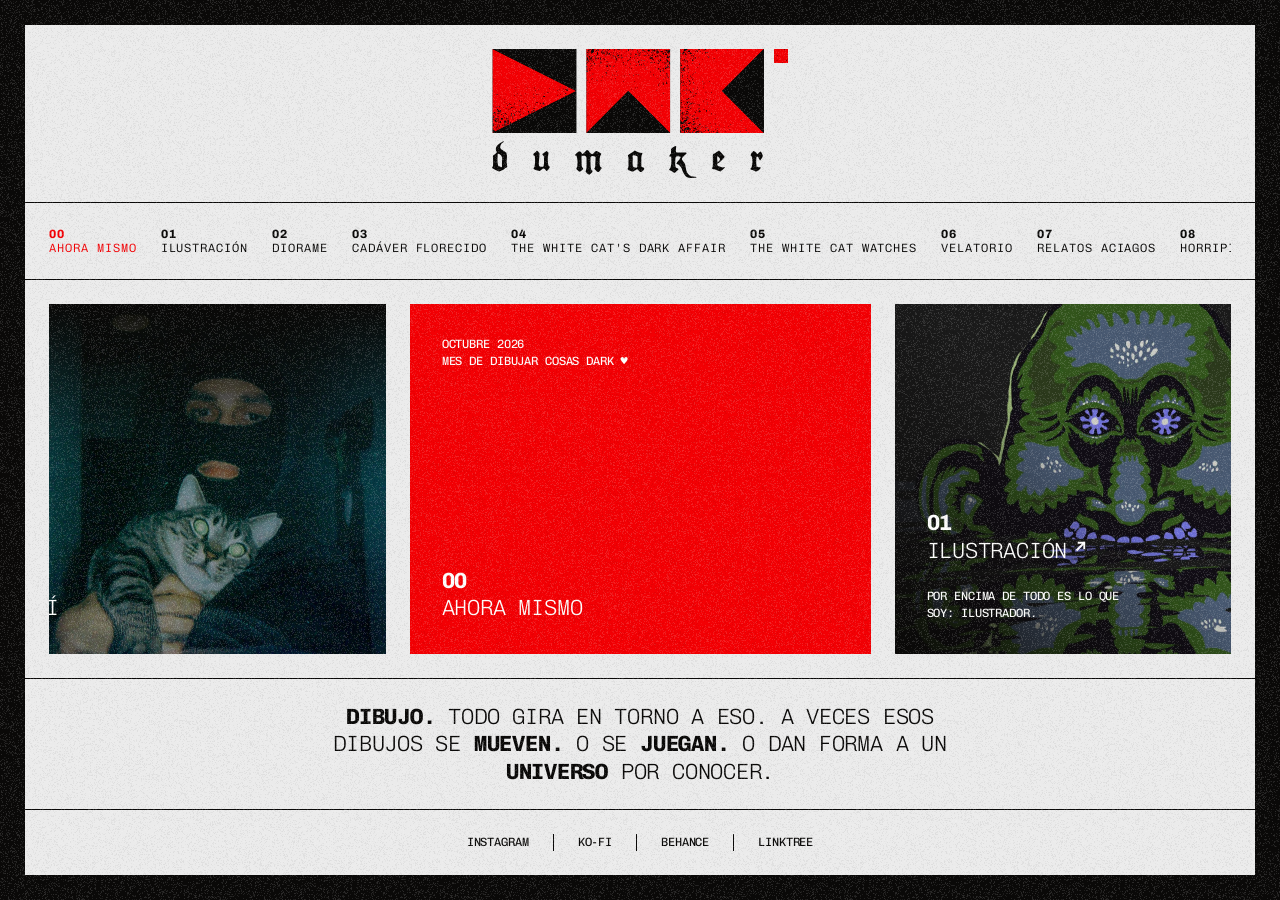
<file: index.html>
<!DOCTYPE html>
<html lang="es">
<head>
	<meta charset="utf-8">
	<meta name="viewport" content="width=device-width, initial-scale=1">
	<title>Dumaker — ilustración, animación, juegos y universos por conocer</title>
	<meta name="description" content="Dumaker — ilustrador, diseñador y creativo multimedia. Dibujo, animación, videojuegos y universos por conocer. Ilustración, cómic y proyectos indie.">
	<link rel="canonical" href="https://dumaker.com">

	<!-- Open Graph -->
	<meta property="og:title" content="Dumaker — ilustración, animación, juegos y universos por conocer">
	<meta property="og:description" content="Ilustrador, diseñador y creativo multimedia. Dibujo, animación, videojuegos y universos por conocer.">
	<meta property="og:type" content="website">
	<meta property="og:url" content="https://dumaker.com">
	<meta property="og:image" content="https://dumaker.com/assets/dmk_og.jpg">
	<meta property="og:image:width" content="1200">
	<meta property="og:image:height" content="630">
	<meta property="og:locale" content="es_ES">
	<meta property="og:site_name" content="Dumaker">

	<!-- Twitter Card -->
	<meta name="twitter:card" content="summary_large_image">
	<meta name="twitter:title" content="Dumaker — ilustración, animación, juegos y universos por conocer">
	<meta name="twitter:description" content="Ilustrador, diseñador y creativo multimedia. Dibujo, animación, videojuegos y universos por conocer.">
	<meta name="twitter:image" content="https://dumaker.com/assets/dmk_og.jpg">

	<meta name="theme-color" content="#0a0908">
	<link rel="icon" type="image/svg+xml" href="assets/favicon.svg">
	<link rel="preload" href="assets/fonts/chivo-mono-var-latin.woff2" as="font" type="font/woff2" crossorigin>
	<link rel="stylesheet" href="css/tokens.css">
	<link rel="stylesheet" href="css/base.css">
	<link rel="stylesheet" href="css/layout.css">
	<link rel="stylesheet" href="css/components.css">

	<!-- Sin JS: el preloader nunca añade .is-loaded; revelamos el contenido igual -->
	<noscript><style>.page:not(.is-loaded) .strip{opacity:1}.preloader{display:none}</style></noscript>

	<script type="application/ld+json">
	{
		"@context": "https://schema.org",
		"@type": "Person",
		"name": "Dumaker",
		"url": "https://dumaker.com",
		"jobTitle": "Ilustrador, diseñador y creativo multimedia",
		"description": "Ilustrador, diseñador y creativo multimedia. Creador indie y liminal. Dibujo, animación, videojuegos y universos por conocer.",
		"image": "https://dumaker.com/assets/dmk_og.jpg",
		"sameAs": [
			"https://www.instagram.com/dumaker/",
			"https://www.behance.net/dumaker",
			"https://ko-fi.com/dumaker",
			"https://www.deviantart.com/dumaker",
			"https://linktr.ee/dumaker"
		]
	}
	</script>
</head>
<body>
	<div class="page">

		<header class="strip strip--hero">
			<a class="hero__home" href="#ahora" aria-label="dumaker — volver al inicio">
				<img class="hero__logo" src="assets/logo-lockup.svg" alt="dumaker" width="320" height="140">
			</a>
		</header>

		<nav class="strip strip--menu" aria-label="Proyectos">
			<!-- Contenido canónico (progressive enhancement): render.js lo adopta y le
			     añade comportamiento; la fuente de verdad es data/cards.json. La zona entre
			     marcadores la genera scripts/build-cards.js en el deploy — NO editar a mano. -->
			<ul class="menu">
				<!-- menu:auto:start (generado por scripts/build-cards.js desde data/cards.json — no editar a mano) -->
				<li><a class="menu__item" href="#ahora" data-index="0" draggable="false"><b>00</b><span>Ahora mismo</span></a></li>
				<li><a class="menu__item" href="#ilustracion" data-index="1" draggable="false"><b>01</b><span>Ilustración</span></a></li>
				<li><a class="menu__item" href="#diorame" data-index="2" draggable="false"><b>02</b><span>Diorame</span></a></li>
				<li><a class="menu__item" href="#the-white-cat" data-index="3" draggable="false"><b>03</b><span>The White Cat's Dark Affair</span></a></li>
				<li><a class="menu__item" href="#the-white-cat-watches" data-index="4" draggable="false"><b>04</b><span>The White Cat Watches</span></a></li>
				<li><a class="menu__item" href="#velatorio" data-index="5" draggable="false"><b>05</b><span>Velatorio</span></a></li>
				<li><a class="menu__item" href="#relatos-aciagos" data-index="6" draggable="false"><b>06</b><span>Relatos Aciagos</span></a></li>
				<li><a class="menu__item" href="#horripilantes-rimas" data-index="7" draggable="false"><b>07</b><span>Horripilantes Rimas</span></a></li>
				<li><a class="menu__item" href="#escenas-vr" data-index="8" draggable="false"><b>08</b><span>Escenas VR</span></a></li>
				<li><a class="menu__item" href="#lab" data-index="9" draggable="false"><b>09</b><span>Testanera</span></a></li>
				<li><a class="menu__item" href="#sobre-mi" data-index="10" draggable="false"><b>10</b><span>Sobre mí</span></a></li>
				<!-- menu:auto:end -->
			</ul>
		</nav>

		<main class="strip strip--cards" aria-roledescription="carrusel" aria-label="Proyectos">
			<!-- Copia canónica de las cards en el HTML estático (indexable sin JS).
			     render.js la adopta como copia central y clona las demás para el loop;
			     reconcilia los textos desde data/cards.json (fuente de verdad). La zona
			     entre marcadores la genera scripts/build-cards.js en el deploy — NO editar
			     a mano. Card 00: su <p> va vacío a propósito — el cuerpo "Ahora mismo" es
			     fuente única de data/ahora.json (se rellena en runtime). -->
			<ul class="track" tabindex="0">
				<!-- cards:auto:start (generado por scripts/build-cards.js desde data/cards.json — no editar a mano) -->
				<li class="card card--texto card--prose" data-index="0" data-id="ahora" data-copy="2">
					<h2 class="card__title"><b data-slot="number">00</b><a class="card__link" data-slot="link" draggable="false"><span data-slot="title">Ahora mismo</span></a></h2>
					<p class="card__sub" data-slot="sub"></p>
				</li>
				<li class="card card--poster" data-index="1" data-id="ilustracion" data-copy="2">
					<div class="card__media">
						<img data-slot="img" loading="lazy" decoding="async" alt="Ilustración de una criatura verde emergiendo del agua" src="assets/cards/ilustracion.webp">
					</div>
					<h2 class="card__title"><b data-slot="number">01</b><a class="card__link" data-slot="link" draggable="false" href="https://www.deviantart.com/dumaker/gallery" target="_blank" rel="noopener"><span data-slot="title">Ilustración</span></a></h2>
					<p class="card__sub" data-slot="sub">Por encima de todo es lo que soy: ilustrador.</p>
				</li>
				<li class="card card--poster" data-index="2" data-id="diorame" data-copy="2">
					<div class="card__media">
						<img data-slot="img" loading="lazy" decoding="async" alt="Logotipo de Diorame, mi app de dibujo" src="assets/cards/diorame.webp">
					</div>
					<h2 class="card__title"><b data-slot="number">02</b><a class="card__link" data-slot="link" draggable="false" href="https://diorame.com" target="_blank" rel="noopener"><span data-slot="title">Diorame</span></a></h2>
					<p class="card__sub" data-slot="sub">Mi propia app de dibujo. Pruébala.</p>
				</li>
				<li class="card card--clip" data-index="3" data-id="the-white-cat" data-copy="2">
					<div class="card__media">
						<video data-slot="video" muted playsinline loop preload="none" data-src="assets/cards/the_white_cat.mp4"></video>
					</div>
					<h2 class="card__title"><b data-slot="number">03</b><a class="card__link" data-slot="link" draggable="false" href="https://store.steampowered.com/app/3882940/The_White_Cats_Dark_Affair/" target="_blank" rel="noopener"><span data-slot="title">The White Cat's Dark Affair</span></a></h2>
					<p class="card__sub" data-slot="sub">Juego. Estamos en ello y vamos en serio. En Steam.</p>
				</li>
				<li class="card card--clip" data-index="4" data-id="the-white-cat-watches" data-copy="2">
					<div class="card__media">
						<video data-slot="video" muted playsinline loop preload="none" data-src="assets/cards/twcw.mp4"></video>
					</div>
					<h2 class="card__title"><b data-slot="number">04</b><a class="card__link" data-slot="link" draggable="false" href="https://dumakerpro.itch.io/the-white-cat-watches-diorama" target="_blank" rel="noopener"><span data-slot="title">The White Cat Watches</span></a></h2>
					<p class="card__sub" data-slot="sub">Diorama interactivo. De Quill a Unreal Engine. En Itch.io.</p>
				</li>
				<li class="card card--poster" data-index="5" data-id="velatorio" data-copy="2">
					<div class="card__media">
						<img data-slot="img" loading="lazy" decoding="async" alt="Imagen del juego Velatorio" src="assets/cards/velatorio.webp">
					</div>
					<h2 class="card__title"><b data-slot="number">05</b><a class="card__link" data-slot="link" draggable="false" href="https://perezperez.itch.io/velatorio" target="_blank" rel="noopener"><span data-slot="title">Velatorio</span></a></h2>
					<p class="card__sub" data-slot="sub">Juego. Una aventura sórdida premiada en la ECTOCOMP 2025. En Itch.io.</p>
				</li>
				<li class="card card--poster" data-index="6" data-id="relatos-aciagos" data-copy="2">
					<div class="card__media">
						<img data-slot="img" loading="lazy" decoding="async" alt="Relatos Aciagos — relatos ilustrados" src="assets/cards/relatos-aciagos.webp">
					</div>
					<h2 class="card__title"><b data-slot="number">06</b><a class="card__link" data-slot="link" draggable="false" href="https://relatos.dumaker.com" target="_blank" rel="noopener"><span data-slot="title">Relatos Aciagos</span></a></h2>
					<p class="card__sub" data-slot="sub">Relatos de terror, locutados e ilustrados.</p>
				</li>
				<li class="card card--poster" data-index="7" data-id="horripilantes-rimas" data-copy="2">
					<div class="card__media">
						<img data-slot="img" loading="lazy" decoding="async" alt="Horripilantes Rimas — rimas ilustradas de terror" src="assets/cards/horripilantes-rimas.webp">
					</div>
					<h2 class="card__title"><b data-slot="number">07</b><a class="card__link" data-slot="link" draggable="false" href="https://rimas.dumaker.com" target="_blank" rel="noopener"><span data-slot="title">Horripilantes Rimas</span></a></h2>
					<p class="card__sub" data-slot="sub">Pavorosas rimas, locutadas e ilustradas.</p>
				</li>
				<li class="card card--clip" data-index="8" data-id="escenas-vr" data-copy="2">
					<div class="card__media">
						<video data-slot="video" muted playsinline loop preload="none" data-src="assets/cards/escenas_vr.mp4"></video>
					</div>
					<h2 class="card__title"><b data-slot="number">08</b><a class="card__link" data-slot="link" draggable="false" href="https://www.behance.net/gallery/142865257/Escenas-ilustradas-inmersivas-para-realidad-virtual" target="_blank" rel="noopener"><span data-slot="title">Escenas VR</span></a></h2>
					<p class="card__sub" data-slot="sub">Escenas inmersivas para Realidad Virtual.</p>
				</li>
				<li class="card card--clip" data-index="9" data-id="lab" data-copy="2">
					<div class="card__media">
						<video data-slot="video" muted playsinline loop preload="none" data-src="assets/cards/lab.mp4"></video>
					</div>
					<h2 class="card__title"><b data-slot="number">09</b><a class="card__link" data-slot="link" draggable="false" href="https://www.behance.net/gallery/168898603/Testanera" target="_blank" rel="noopener"><span data-slot="title">Testanera</span></a></h2>
					<p class="card__sub" data-slot="sub">Pixel Promo.</p>
				</li>
				<li class="card card--poster card--prose" data-index="10" data-id="sobre-mi" data-copy="2">
					<div class="card__media">
						<img data-slot="img" loading="lazy" decoding="async" alt="Foto de Sobre mí" src="assets/cards/about.webp">
					</div>
					<h2 class="card__title"><b data-slot="number">10</b><a class="card__link" data-slot="link" draggable="false"><span data-slot="title">Sobre mí</span></a></h2>
					<p class="card__sub" data-slot="sub">Ilustrador, diseñador y creativo multimedia. Creador indie. Albacete navajero. Mis dibujos han aparecido en antologías de Seven Stories Press, Graffito Books, Mad Artist Publishing y Ediciones Babylon, y he expuesto en Londres, Bilbao, Toledo y otras ciudades. Graduado en Diseño Gráfico e ilustración. Stay human, but not much. 👽</p>
				</li>
				<!-- cards:auto:end -->
			</ul>
		</main>

		<section class="strip strip--claim" aria-label="Claim">
			<p class="claim"><b>Dibujo.</b> todo gira en torno a eso. a veces esos dibujos se <b>mueven.</b> o se <b>juegan.</b> o dan forma a un <b>universo</b> por conocer.</p>
		</section>

		<footer class="strip strip--footer">
			<a class="footer__link" href="https://www.instagram.com/dumaker/" target="_blank" rel="noopener">Instagram</a>
			<span class="footer__sep" aria-hidden="true"></span>
			<a class="footer__link" href="https://ko-fi.com/dumaker" target="_blank" rel="noopener">Ko-fi</a>
			<span class="footer__sep" aria-hidden="true"></span>
			<a class="footer__link" href="https://www.behance.net/dumaker" target="_blank" rel="noopener">Behance</a>
			<span class="footer__sep" aria-hidden="true"></span>
			<a class="footer__link" href="https://linktr.ee/dumaker" target="_blank" rel="noopener">Linktree</a>
		</footer>

		<!-- Preloader: tapa el montaje de los strips; el marco+panel+grano son
		     los del propio .page (cero salto al fundir). main.js añade
		     .is-loaded cuando todo está listo (o un tope de seguridad). -->
		<div class="preloader" data-preloader aria-hidden="true">
			<img class="preloader__logo" src="assets/favicon.svg" alt="" width="64" height="51">
		</div>

	</div>

	<!-- Plantillas de card. Usadas por el render como fallback (regenerar) cuando el
	     HTML estático está desincronizado con data/cards.json. El contenido vivo de
	     las cards está arriba en .track; aquí solo vive el marcado vacío. -->
	<template id="tpl-card-texto">
		<li class="card card--texto">
			<h2 class="card__title"><b data-slot="number"></b><a class="card__link" data-slot="link" draggable="false"><span data-slot="title"></span></a></h2>
			<p class="card__sub" data-slot="sub"></p>
		</li>
	</template>

	<template id="tpl-card-poster">
		<li class="card card--poster">
			<div class="card__media">
				<img data-slot="img" loading="lazy" decoding="async" alt="">
			</div>
			<h2 class="card__title"><b data-slot="number"></b><a class="card__link" data-slot="link" draggable="false"><span data-slot="title"></span></a></h2>
			<p class="card__sub" data-slot="sub"></p>
		</li>
	</template>

	<template id="tpl-card-clip">
		<li class="card card--clip">
			<div class="card__media">
				<video data-slot="video" muted playsinline loop preload="none"></video>
			</div>
			<h2 class="card__title"><b data-slot="number"></b><a class="card__link" data-slot="link" draggable="false"><span data-slot="title"></span></a></h2>
			<p class="card__sub" data-slot="sub"></p>
		</li>
	</template>

	<script type="module" src="js/main.js"></script>
</body>
</html>
</file>
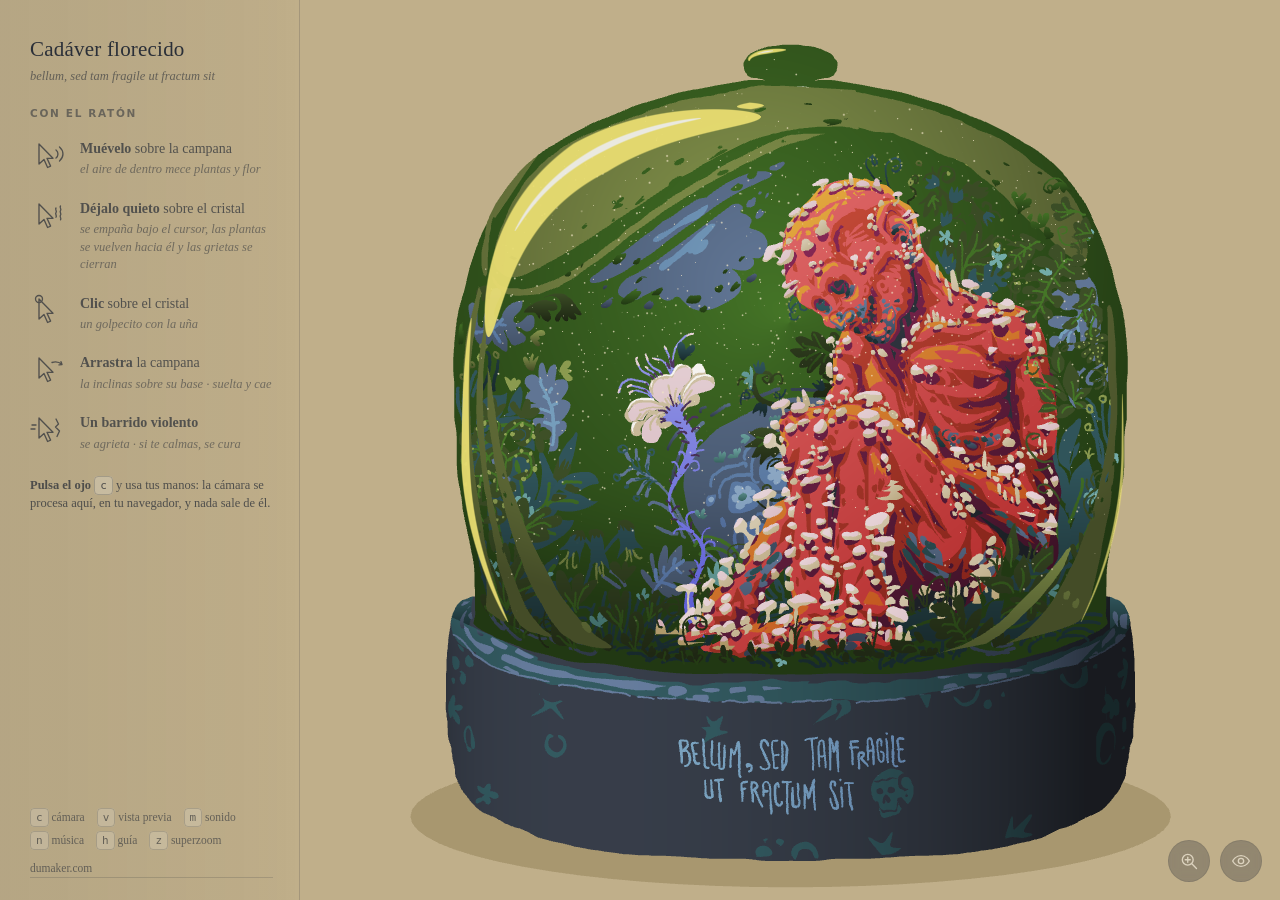
<file: cadaver-florecido/index.html>
<!doctype html>
<html lang="es">
<head>
  <meta charset="UTF-8" />
  <meta name="viewport" content="width=device-width, initial-scale=1.0" />
  <title>Cadáver florecido — Dumaker</title>
  <meta name="description" content="Bellum, sed tam fragile ut fractum sit. Una ilustración vectorial viva bajo una campana de cristal: muévela con el ratón o con tus manos frente a la cámara." />
  <meta name="theme-color" content="#c0af8a" />
  <meta property="og:type" content="website" />
  <meta property="og:title" content="Cadáver florecido — Dumaker" />
  <meta property="og:description" content="Una ilustración viva bajo una campana de cristal. Bellum, sed tam fragile ut fractum sit." />
  <meta property="og:url" content="https://dumaker.com/cadaver-florecido/" />
  <meta property="og:image" content="https://dumaker.com/cadaver-florecido/og.png" />
  <meta name="twitter:card" content="summary_large_image" />
  <link rel="icon" href="data:image/svg+xml,%3Csvg xmlns='http://www.w3.org/2000/svg' viewBox='0 0 32 32'%3E%3Cpath d='M8 28V15a8 8 0 0 1 16 0v13' fill='none' stroke='%232a2f38' stroke-width='2.4'/%3E%3Cpath d='M6 28h20' stroke='%232a2f38' stroke-width='2.4'/%3E%3Ccircle cx='16' cy='5' r='2' fill='%232a2f38'/%3E%3Ccircle cx='16' cy='20' r='3.2' fill='%23d9493e'/%3E%3C/svg%3E" />
  <script type="module" crossorigin src="./cadaver.js"></script>
  <link rel="stylesheet" crossorigin href="./cadaver.css">
</head>
<body>
  <svg width="0" height="0" style="position:absolute" aria-hidden="true">
    <defs>
      <symbol id="i-hand" viewBox="0 0 36 36"><path d="M10 31C7 29 5.5 26 5.5 22v-6.5a1.7 1.7 0 0 1 3.4 0V20M8.9 19V8a1.7 1.7 0 0 1 3.4 0v10M12.3 17.5V6a1.7 1.7 0 0 1 3.4 0v11.5M15.7 17.5V7.5a1.7 1.7 0 0 1 3.4 0V19M19.1 18v-7a1.7 1.7 0 0 1 3.4 0v10c0 6-3.5 10-7.5 10z"/></symbol>
      <symbol id="i-point" viewBox="0 0 36 36"><path d="M12 31c-3-1.5-5-4.5-5-8v-4a1.6 1.6 0 0 1 3.2 0M10.2 20v-2a1.6 1.6 0 0 1 3.2 0v1M13.4 19V8a1.7 1.7 0 0 1 3.4 0v10M16.8 18.5a1.6 1.6 0 0 1 3.2 0v1M20 19.5a1.6 1.6 0 0 1 3.2 0V24c0 4-3 7-7 7z"/></symbol>
      <symbol id="i-arrow" viewBox="0 0 36 36"><path d="M9 5v20l5-4.5 3.6 8 3-1.4-3.6-7.8H23z"/></symbol>
    </defs>
  </svg>

  <canvas id="stage"></canvas>
  <canvas id="hands"></canvas>

  <aside id="guide" aria-label="Cómo interactuar">
    <button id="guideClose" aria-label="Cerrar guía">×</button>
    <header>
      <h1>Cadáver florecido</h1>
      <p class="motto">bellum, sed tam fragile ut fractum sit</p>
    </header>

    <section class="mode m-hands">
      <h2>con las manos <span id="seen"></span></h2>
      <p class="rule">Pocas formas de mano, cada una con lo suyo, sin movimientos rápidos. El cursor te dice cuál estoy viendo.</p>

      <h3><svg class="shape" viewBox="0 0 36 36"><use href="#i-hand"/></svg>mano abierta</h3>
      <div class="g" data-g="fan">
        <svg class="ico" viewBox="0 0 36 36"><path d="M6 13c6-4 10 4 16 0s8-2 10 0M4 20c6-4 10 4 16 0s8-2 12 0M8 27c6-4 10 4 16 0"/></svg>
        <p><b>Muévela</b>, donde quieras<i>el aire entra en la campana y mece plantas y flor</i></p>
      </div>
      <div class="g" data-g="warm">
        <svg class="ico" viewBox="0 0 36 36"><path d="M12 9c-2 2.5 2 4 0 6.5s2 4 0 6.5M18 7c-2 2.5 2 4 0 6.5s2 4 0 6.5s2 4 0 6.5M24 9c-2 2.5 2 4 0 6.5s2 4 0 6.5"/></svg>
        <p><b>Déjala quieta</b> sobre el cristal<i>tu calor lo empaña, las plantas se vuelven hacia ti y las grietas se cierran</i></p>
      </div>

      <h3><svg class="shape" viewBox="0 0 36 36"><use href="#i-point"/></svg>índice</h3>
      <div class="g" data-g="tap">
        <svg class="ico" viewBox="0 0 36 36"><circle cx="18" cy="18" r="2.5"/><circle cx="18" cy="18" r="7"/><circle cx="18" cy="18" r="13" stroke-dasharray="2 3"/><path d="M18 1.5v3M18 31.5v3M1.5 18h3M31.5 18h3"/></svg>
        <p><b>Puño con el índice estirado</b>: apunta y <b>empújalo hacia la pantalla</b><i>la mira se cierra mientras empujas; al cerrarse, toque de uña. Retira la mano para volver a tocar</i></p>
      </div>
      <div class="g" data-g="punch">
        <svg class="ico" viewBox="0 0 36 36"><path d="M18 4l2.5 6-4 4 5 5-3 7 1 6M20.5 10l5-1.5M21.5 19l5 2.5"/></svg>
        <p><b>Tres toques</b> seguidos<i>no seas insistente: se agrieta · si te calmas, se cura</i><span class="knocks" aria-hidden="true"><span></span><span></span><span></span></span></p>
      </div>

      <h3><svg class="shape" viewBox="0 0 36 36"><circle cx="9" cy="16" r="3"/><circle cx="27" cy="16" r="3"/><path d="M12 16h12"/></svg>dos manos · pellizco</h3>
      <div class="g" data-g="hold">
        <svg class="ico" viewBox="0 0 36 36"><path d="M12 30V19a6 6 0 0 1 12 0v11M10 30h16"/><circle cx="6" cy="14" r="2.4"/><circle cx="30" cy="14" r="2.4"/><path d="M8.4 14.5l3.6 3M27.6 14.5l-3.6 3M8.5 7a13 13 0 0 1 19 0M27.5 7l-.3-3M27.5 7l-3 .2"/></svg>
        <p><b>Pellizca con las dos manos</b><i>índice y pulgar juntos en cada mano: la sostienes de dos hilos. Gíralas como un volante para inclinarla · suelta y cae</i></p>
      </div>

      <h3><svg class="shape" viewBox="0 0 36 36"><circle cx="18" cy="14" r="6.5"/><path d="M10.5 31c1-5 4-7.5 7.5-7.5s6.5 2.5 7.5 7.5"/></svg>cabeza</h3>
      <div class="g" data-g="head">
        <svg class="ico" viewBox="0 0 36 36"><path d="M4 18h7M4 18l2.5-2.5M4 18l2.5 2.5M32 18h-7M32 18l-2.5-2.5M32 18l-2.5 2.5"/><circle cx="18" cy="18" r="4"/></svg>
        <p><b>Asómate</b> a un lado y a otro<i>el interior tiene profundidad y los brillos del cristal te siguen</i><span class="track" aria-hidden="true"><span></span></span></p>
      </div>
    </section>

    <section class="mode m-touch">
      <h2>con los dedos</h2>
      <div class="g" data-g="fan">
        <svg class="ico" viewBox="0 0 36 36"><use href="#i-point"/><path d="M26 11c2.6 2 2.6 6 0 8M29.5 8c4.6 4 4.6 10 0 14"/></svg>
        <p><b>Arrastra el dedo</b> por la pantalla<i>el aire de dentro mece plantas y flor</i></p>
      </div>
      <div class="g" data-g="warm">
        <svg class="ico" viewBox="0 0 36 36"><use href="#i-point"/><path d="M26 9c-1.4 1.8 1.4 2.8 0 4.6s1.4 2.8 0 4.6M30.5 7c-1.4 1.8 1.4 2.8 0 4.6s1.4 2.8 0 4.6s1.4 2.8 0 4.6"/></svg>
        <p><b>Mantén el dedo quieto</b> sobre el cristal<i>se empaña bajo él, las plantas se vuelven hacia ti y las grietas se cierran</i></p>
      </div>
      <div class="g" data-g="tap">
        <svg class="ico" viewBox="0 0 36 36"><use href="#i-point"/><path d="M15 2.5v2.2M9.5 4.6l1.4 1.6M20.5 4.6l-1.4 1.6"/></svg>
        <p><b>Toca</b> el cristal<i>un golpecito con la uña</i></p>
      </div>
      <div class="g" data-g="hold">
        <svg class="ico" viewBox="0 0 36 36"><circle cx="9" cy="20" r="3"/><circle cx="27" cy="14" r="3"/><path d="M6 8a14 14 0 0 1 9-4M30 28a14 14 0 0 1-9 4M15 4l-2.5-1.5M15 4l-1.5 2.5M21 32l2.5 1.5M21 32l1.5-2.5"/></svg>
        <p><b>Gira con dos dedos</b><i>inclinas la campana · suelta y cae</i></p>
      </div>
      <div class="g" data-g="head">
        <svg class="ico" viewBox="0 0 36 36"><rect x="12" y="6" width="12" height="24" rx="2.5" transform="rotate(-14 18 18)"/><path d="M4 26a14 14 0 0 1 2-10M32 10a14 14 0 0 1-2 10"/></svg>
        <p><b>Inclina el móvil</b><i>el interior tiene profundidad y los brillos te siguen; agítalo y el aire se mueve</i></p>
      </div>
      <div class="g" data-g="punch">
        <svg class="ico" viewBox="0 0 36 36"><path d="M18 4l2.5 6-4 4 5 5-3 7 1 6M20.5 10l5-1.5M21.5 19l5 2.5"/></svg>
        <p><b>Un barrido violento</b><i>se agrieta · si te calmas, se cura</i></p>
      </div>
      <p class="switch"><b>Pulsa el ojo</b> y usa tus manos frente a la cámara: se procesa aquí, en tu navegador, y nada sale de él.</p>
    </section>

    <section class="mode m-mouse">
      <h2>con el ratón</h2>
      <div class="g" data-g="fan">
        <svg class="ico" viewBox="0 0 36 36"><use href="#i-arrow"/><path d="M26 11c2.6 2 2.6 6 0 8M29.5 8c4.6 4 4.6 10 0 14"/></svg>
        <p><b>Muévelo</b> sobre la campana<i>el aire de dentro mece plantas y flor</i></p>
      </div>
      <div class="g" data-g="warm">
        <svg class="ico" viewBox="0 0 36 36"><use href="#i-arrow"/><path d="M26 9c-1.4 1.8 1.4 2.8 0 4.6s1.4 2.8 0 4.6M30.5 7c-1.4 1.8 1.4 2.8 0 4.6s1.4 2.8 0 4.6s1.4 2.8 0 4.6"/></svg>
        <p><b>Déjalo quieto</b> sobre el cristal<i>se empaña bajo el cursor, las plantas se vuelven hacia él y las grietas se cierran</i></p>
      </div>
      <div class="g" data-g="tap">
        <svg class="ico" viewBox="0 0 36 36"><use href="#i-arrow"/><circle cx="9" cy="5" r="3.5"/></svg>
        <p><b>Clic</b> sobre el cristal<i>un golpecito con la uña</i></p>
      </div>
      <div class="g" data-g="hold">
        <svg class="ico" viewBox="0 0 36 36"><use href="#i-arrow"/><path d="M22 9.5a10 10 0 0 1 10 2M32 11.5l-1-2.8M32 11.5l-3 .4"/></svg>
        <p><b>Arrastra</b> la campana<i>la inclinas sobre su base · suelta y cae</i></p>
      </div>
      <div class="g" data-g="punch">
        <svg class="ico" viewBox="0 0 36 36"><use href="#i-arrow"/><path d="M26 6l2.5 5-3 3 4 4-2.5 5.5M2 12h4M1 16h4"/></svg>
        <p><b>Un barrido violento</b><i>se agrieta · si te calmas, se cura</i></p>
      </div>
      <p class="switch"><b>Pulsa el ojo</b> <kbd>c</kbd> y usa tus manos: la cámara se procesa aquí, en tu navegador, y nada sale de él.</p>
    </section>

    <footer>
      <span><kbd>c</kbd> cámara</span><span><kbd>v</kbd> vista previa</span><span><kbd>m</kbd> sonido</span><span><kbd>n</kbd> música</span><span><kbd>h</kbd> guía</span><span><kbd>z</kbd> superzoom</span><a class="home" href="https://dumaker.com/">dumaker.com</a>
    </footer>
  </aside>
  <button id="guideBtn" title="Mostrar guía (h)" aria-label="Guía">?</button>

  <div id="preview" title="Ocultar vista previa (v)"><canvas id="previewCv" width="320" height="180"></canvas></div>
  <div id="camStatus"></div>
  <button id="zoom" title="Superzoom (z)" aria-label="Superzoom" aria-pressed="false">
    <svg viewBox="0 0 24 24" width="20" height="20" fill="none" stroke="currentColor" stroke-width="1.6" stroke-linecap="round"><circle cx="10.5" cy="10.5" r="6.5"/><path d="M15.4 15.4L21 21"/><path class="v" d="M10.5 7.5v6"/><path d="M7.5 10.5h6"/></svg>
  </button>
  <button id="cam" title="Activar cámara" aria-label="Cámara">
    <svg viewBox="0 0 24 24" width="20" height="20" fill="none" stroke="currentColor" stroke-width="1.6" stroke-linecap="round"><path d="M2 12s3.6-6.5 10-6.5S22 12 22 12s-3.6 6.5-10 6.5S2 12 2 12z"/><circle cx="12" cy="12" r="3.2"/></svg>
  </button>
</body>
</html>
</file>
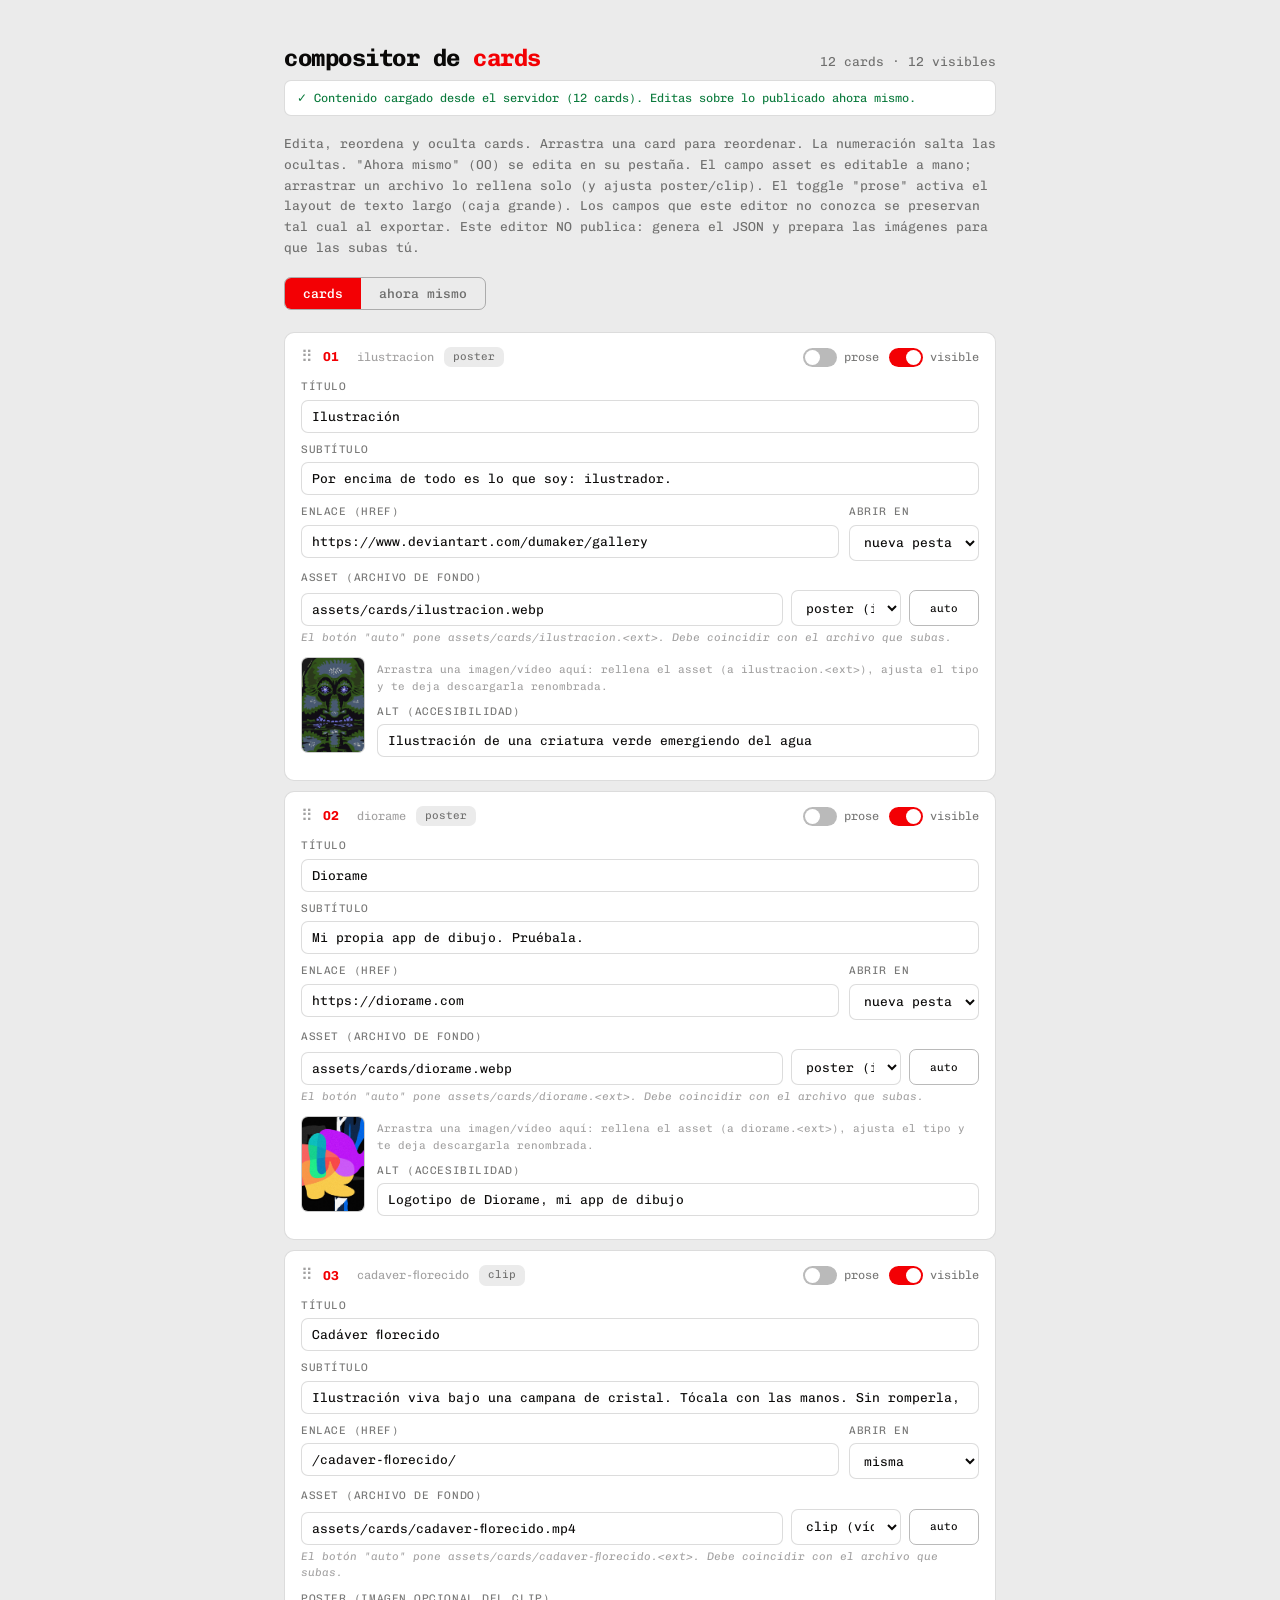
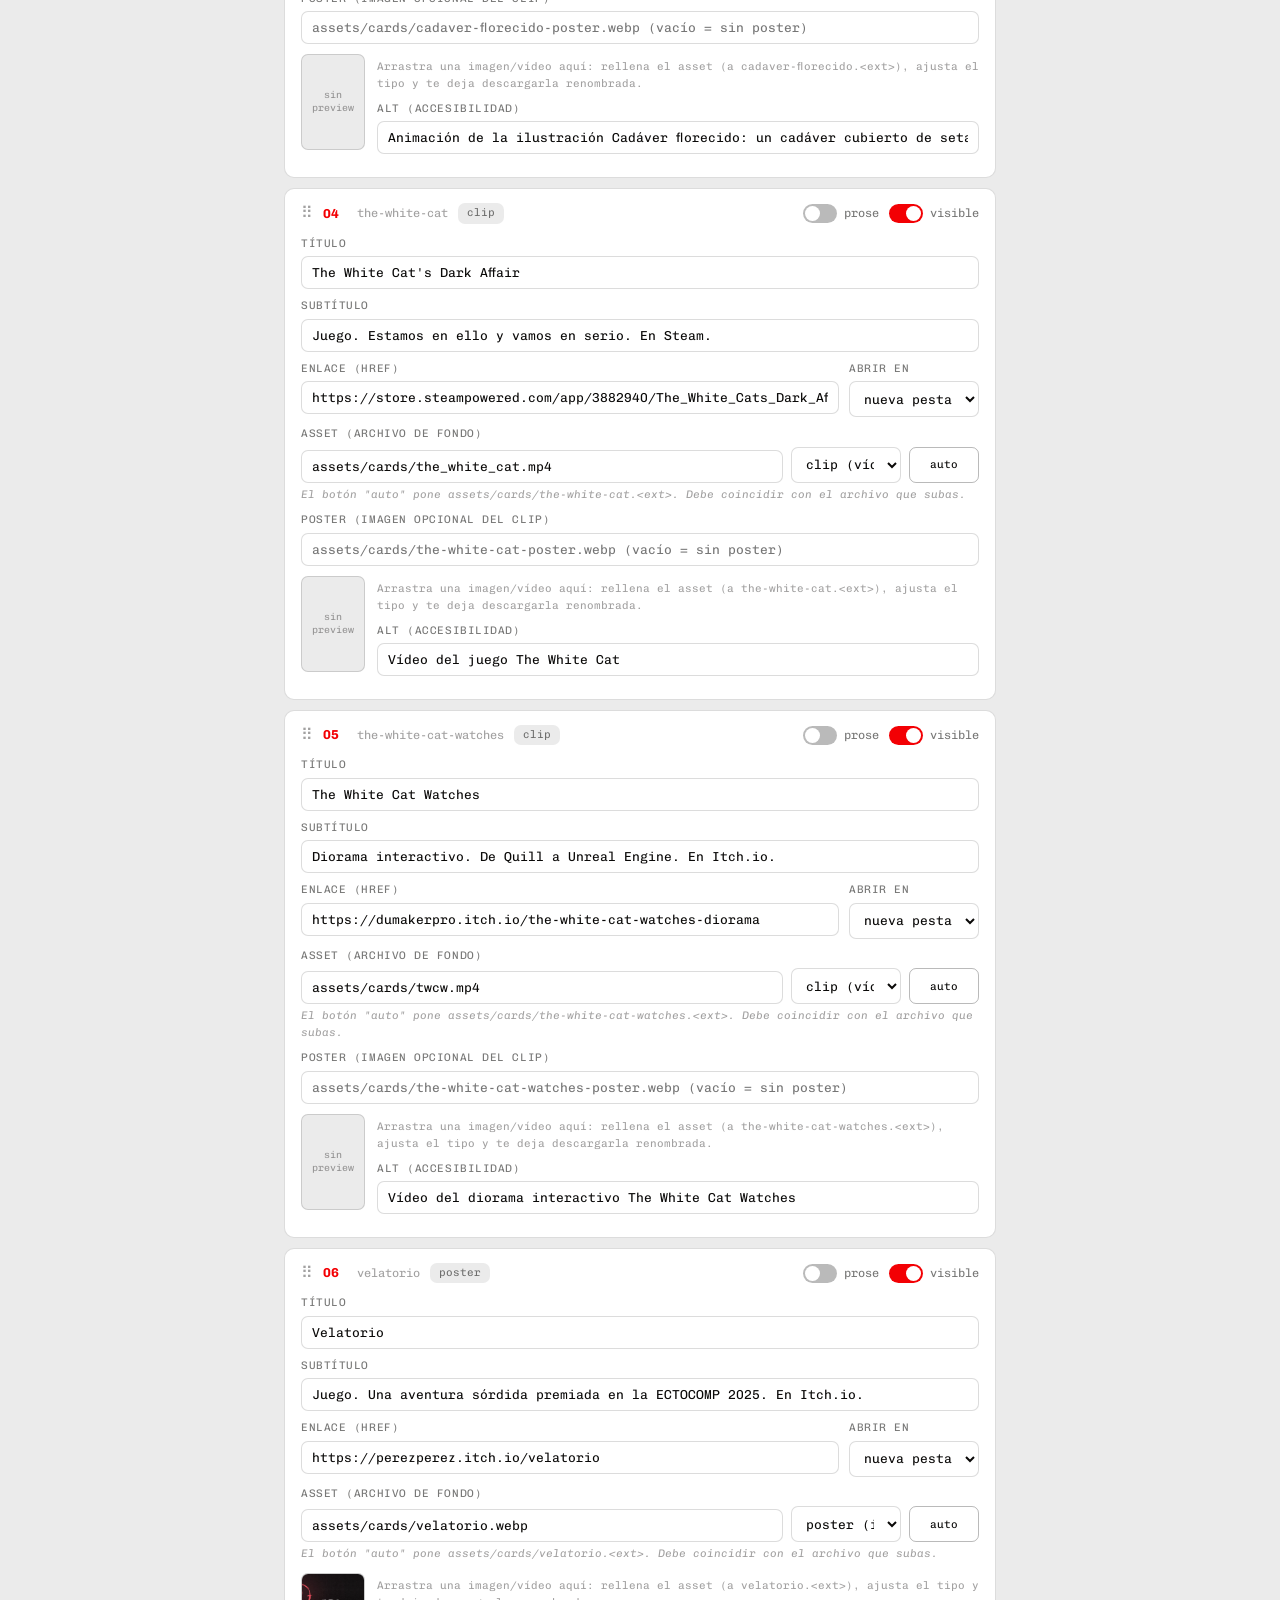
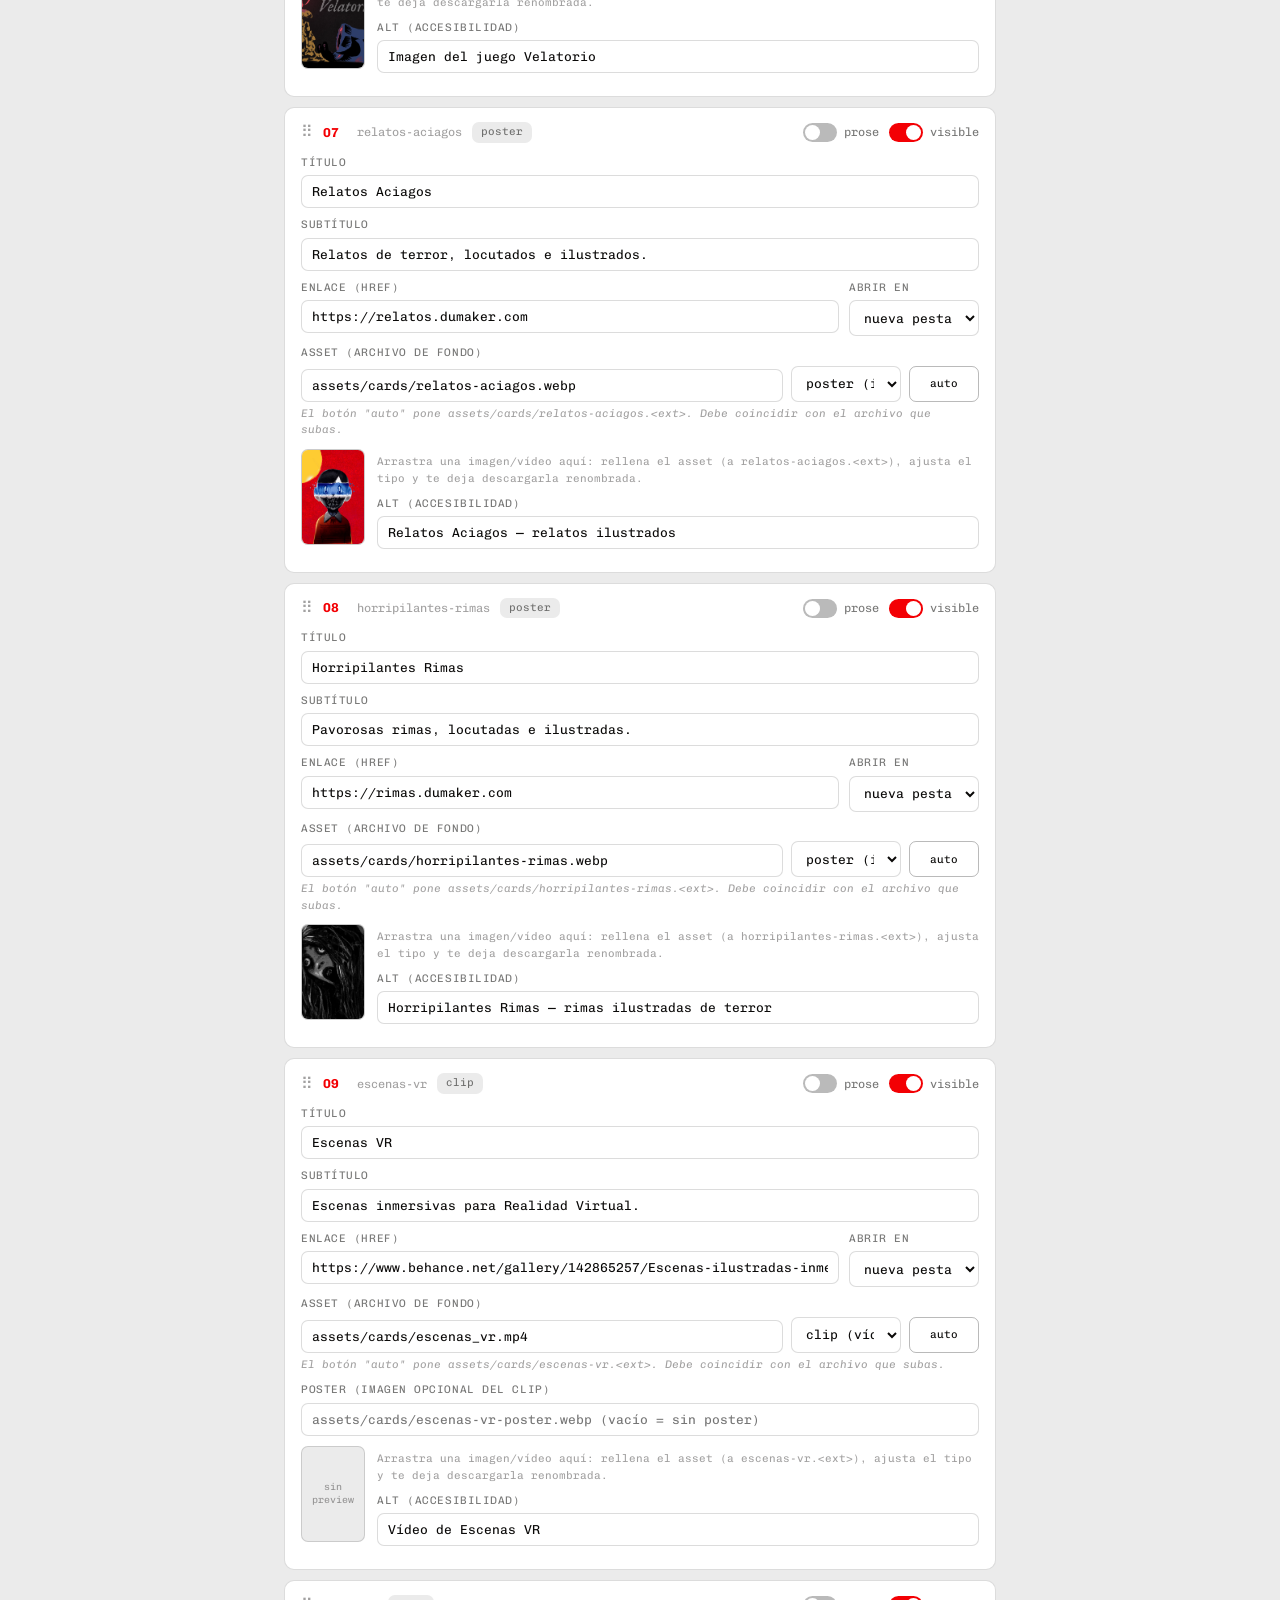
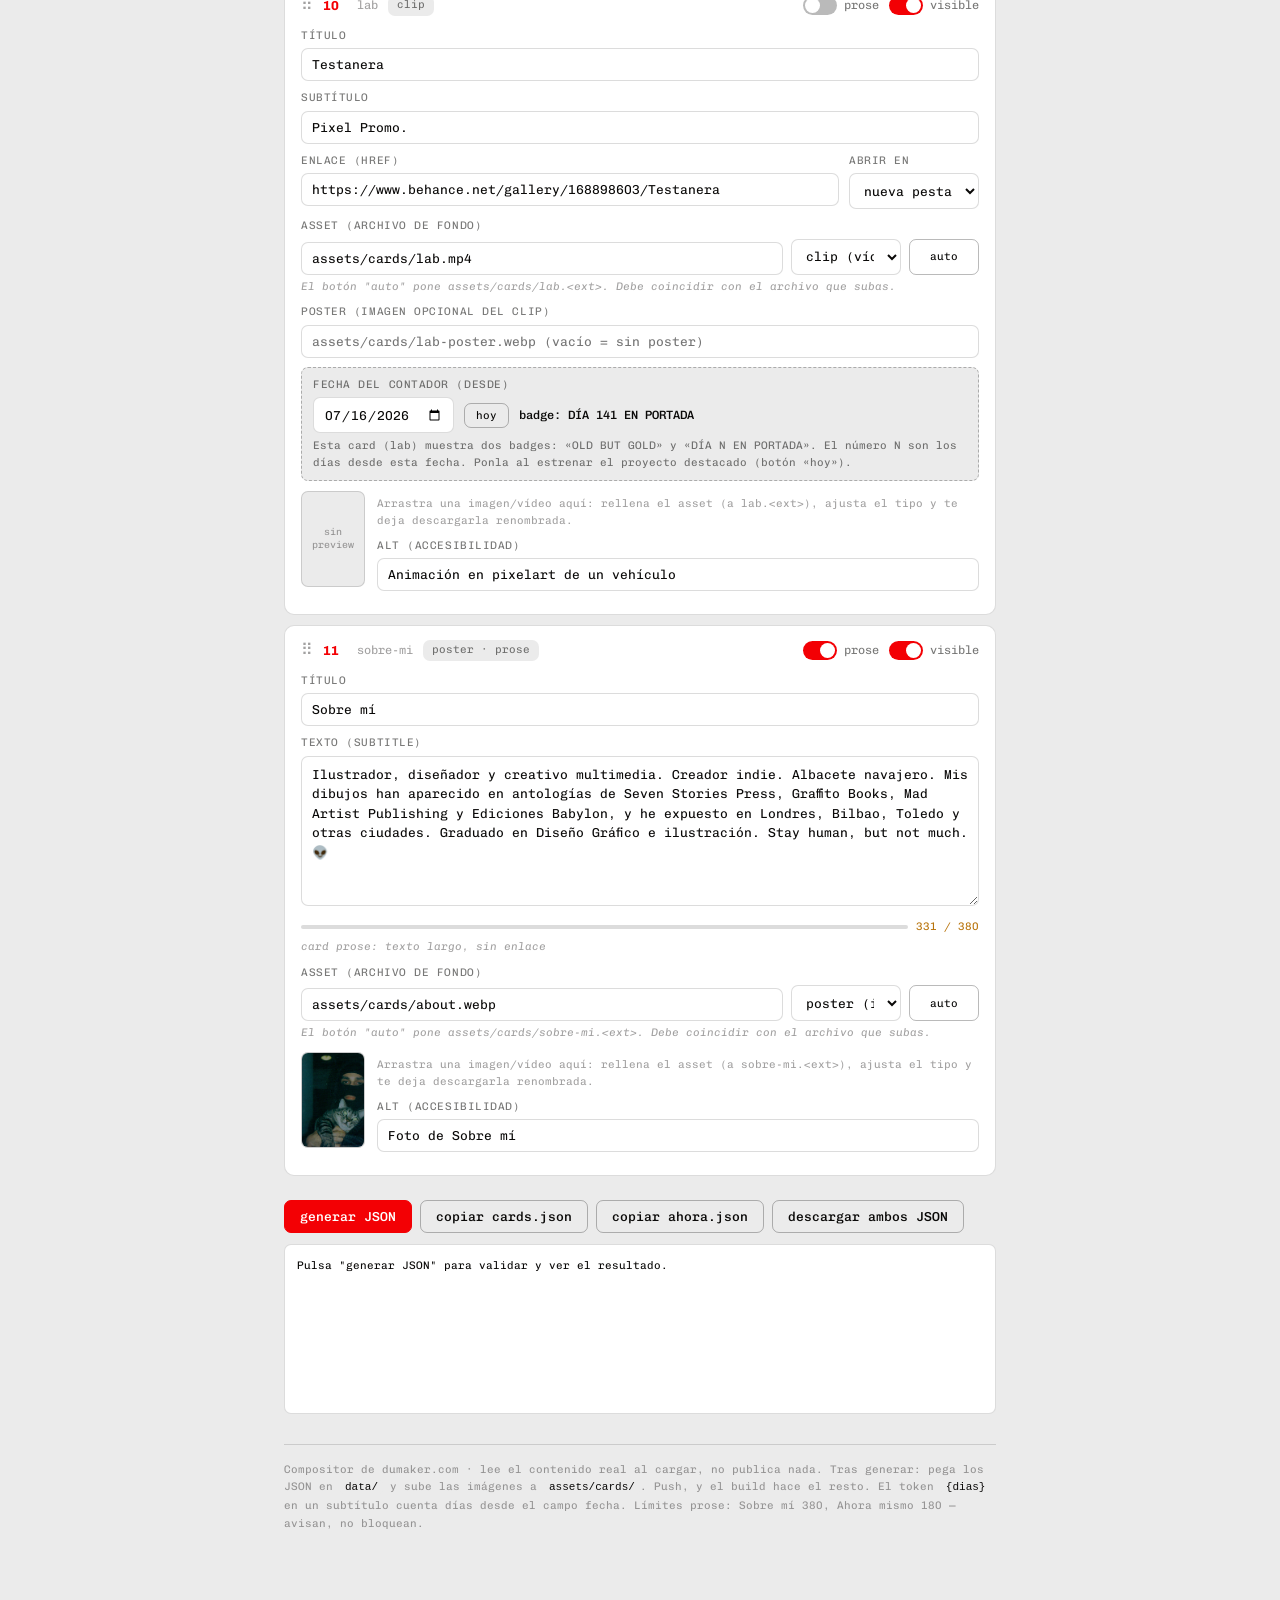
<file: editor-mn82/index.html>
<!DOCTYPE html>
<html lang="es">
<head>
<meta charset="UTF-8">
<meta name="viewport" content="width=device-width, initial-scale=1">
<meta name="robots" content="noindex, nofollow">
<title>compositor de cards · dumaker</title>
<link rel="preconnect" href="https://fonts.googleapis.com">
<link rel="preconnect" href="https://fonts.gstatic.com" crossorigin>
<link href="https://fonts.googleapis.com/css2?family=Chivo+Mono:wght@300;400;500;700&display=swap" rel="stylesheet">
<style>
:root{
  --bg:#ebebeb;--ink:#0a0908;--red:#f30004;--red-dark:#c80003;--surface:#ffffff;
  --line:rgba(10,9,8,0.14);--line-strong:rgba(10,9,8,0.28);--muted:rgba(10,9,8,0.55);
  --faint:rgba(10,9,8,0.38);--amber:#b8730a;--green:#0a7a3c;--radius:10px;--radius-sm:7px;
}
*{box-sizing:border-box;}
html,body{margin:0;padding:0;}
body{background:var(--bg);color:var(--ink);font-family:"Chivo Mono",ui-monospace,monospace;font-weight:400;line-height:1.5;padding:40px 0 80px;}
.wrap{max-width:760px;margin:0 auto;padding:0 24px;}
.h{display:flex;align-items:baseline;justify-content:space-between;gap:12px;flex-wrap:wrap;margin-bottom:4px;}
.title{font-size:24px;font-weight:700;letter-spacing:-0.02em;}
.title .red{color:var(--red);}
.count{font-size:13px;color:var(--muted);}
.sub{font-size:13px;color:var(--muted);margin-bottom:18px;line-height:1.6;}
.loadbar{font-size:12px;color:var(--muted);margin-bottom:18px;padding:8px 12px;border-radius:var(--radius-sm);background:var(--surface);border:1px solid var(--line);}
.loadbar.err{color:var(--red);border-color:var(--red);}
.loadbar.ok{color:var(--green);}
.seg{display:inline-flex;border:1px solid var(--line-strong);border-radius:var(--radius-sm);overflow:hidden;margin-bottom:22px;}
.seg button{border:none;border-radius:0;background:transparent;padding:8px 18px;font-family:inherit;font-size:13px;font-weight:500;cursor:pointer;color:var(--muted);transition:background .12s,color .12s;}
.seg button.on{background:var(--red);color:#fff;}
.card{background:var(--surface);border:1px solid var(--line);border-radius:var(--radius);padding:14px 16px;margin-bottom:10px;transition:border-color .12s;}
.card.hidden-c{opacity:0.6;border-style:dashed;}
.card.drag-over{border-color:var(--red);border-style:solid;}
.crow{display:flex;align-items:center;gap:10px;margin-bottom:12px;}
.grip{cursor:grab;color:var(--faint);font-size:16px;line-height:1;user-select:none;}
.grip:active{cursor:grabbing;}
.num{font-weight:700;font-size:13px;min-width:24px;color:var(--red);}
.cid{font-size:12px;color:var(--faint);}
.tpl{font-size:11px;padding:2px 9px;border-radius:var(--radius-sm);background:var(--bg);color:var(--muted);}
.spacer{flex:1;}
.field{margin-bottom:9px;}
.label{display:block;font-size:11px;color:var(--muted);margin-bottom:4px;text-transform:uppercase;letter-spacing:0.05em;}
input[type=text],input[type=date],textarea,select{width:100%;font-family:inherit;font-size:13px;color:var(--ink);background:var(--surface);border:1px solid var(--line);border-radius:var(--radius-sm);padding:8px 10px;transition:border-color .12s,box-shadow .12s;}
input:focus,textarea:focus,select:focus{outline:none;border-color:var(--red);box-shadow:0 0 0 2px rgba(243,0,4,0.15);}
textarea{min-height:58px;line-height:1.5;resize:vertical;}
select{cursor:pointer;height:36px;}
input[type=date]{cursor:pointer;height:36px;}
.row2{display:grid;grid-template-columns:1fr 130px;gap:10px;}
.assetrow{display:grid;grid-template-columns:1fr 110px 70px;gap:8px;align-items:end;}
.toggle{display:flex;align-items:center;gap:7px;font-size:12px;cursor:pointer;user-select:none;color:var(--muted);}
.sw{width:34px;height:19px;border-radius:10px;background:var(--line-strong);position:relative;transition:background .15s;flex-shrink:0;}
.sw.on{background:var(--red);}
.sw::after{content:"";position:absolute;top:2px;left:2px;width:15px;height:15px;border-radius:50%;background:#fff;transition:left .15s;}
.sw.on::after{left:17px;}
.dateblk{margin-top:6px;padding:9px 11px;border:1px dashed var(--line-strong);border-radius:var(--radius-sm);background:var(--bg);}
.dateblk .drow{display:flex;align-items:center;gap:10px;flex-wrap:wrap;}
.dateblk input[type=date]{width:auto;background:var(--surface);}
.dateblk .calc{font-size:12px;color:var(--ink);font-weight:500;}
.dateblk .hint{font-size:11px;color:var(--muted);margin-top:5px;line-height:1.5;}
.dateblk .today{border:1px solid var(--line-strong);background:transparent;border-radius:var(--radius-sm);padding:5px 11px;font-family:inherit;font-size:11px;cursor:pointer;color:var(--ink);}
.dateblk .today:hover{background:var(--surface);}
.smallbtn{border:1px solid var(--line-strong);background:transparent;border-radius:var(--radius-sm);padding:8px 8px;font-family:inherit;font-size:11px;cursor:pointer;color:var(--ink);height:36px;white-space:nowrap;}
.smallbtn:hover{background:var(--bg);}
.media{display:flex;gap:12px;align-items:flex-start;margin-top:10px;}
.thumb{width:64px;height:96px;border-radius:var(--radius-sm);border:1px solid var(--line);background:var(--bg);flex-shrink:0;overflow:hidden;display:flex;align-items:center;justify-content:center;cursor:pointer;}
.thumb img,.thumb video{width:100%;height:100%;object-fit:cover;}
.thumb .ph{font-size:10px;color:var(--faint);text-align:center;padding:4px;line-height:1.3;}
.media-info{flex:1;font-size:11px;color:var(--muted);line-height:1.55;}
.media-info code,code.fn{font-size:11px;background:var(--bg);padding:1px 5px;border-radius:4px;word-break:break-all;color:var(--ink);}
.up{font-size:11px;color:var(--green);margin-top:5px;}
.up .dlbtn{display:inline-block;margin-top:4px;border:1px solid var(--red);background:transparent;color:var(--red);border-radius:var(--radius-sm);padding:4px 10px;font-family:inherit;font-size:11px;cursor:pointer;}
.up .dlbtn:hover{background:var(--red);color:#fff;}
.prose-note{font-size:11px;color:var(--faint);margin-top:4px;font-style:italic;}
.counter{display:flex;align-items:center;gap:8px;margin-top:6px;font-size:11px;}
.counter .bar-track{flex:1;height:4px;border-radius:2px;background:var(--line);overflow:hidden;}
.counter .bar-fill{height:100%;width:0;transition:width .12s,background .12s;border-radius:2px;}
.counter .ctext{white-space:nowrap;font-variant-numeric:tabular-nums;}
.c-green .bar-fill{background:var(--green);} .c-green .ctext{color:var(--green);}
.c-amber .bar-fill{background:var(--amber);} .c-amber .ctext{color:var(--amber);}
.c-red .bar-fill{background:var(--red);} .c-red .ctext{color:var(--red);font-weight:500;}
.counter .warn-msg{display:none;}
.c-red .warn-msg{display:inline;color:var(--red);}
.export{margin-top:24px;}
.bar{display:flex;gap:8px;flex-wrap:wrap;align-items:center;margin-bottom:10px;}
.btn{border:1px solid var(--line-strong);background:transparent;border-radius:var(--radius-sm);padding:8px 15px;font-family:inherit;font-size:13px;font-weight:500;cursor:pointer;color:var(--ink);transition:background .12s,transform .05s;}
.btn:hover{background:rgba(10,9,8,0.05);}
.btn:active{transform:scale(0.98);}
.btn-red{background:var(--red);color:#fff;border-color:var(--red);}
.btn-red:hover{background:var(--red-dark);}
.out{width:100%;min-height:170px;max-height:340px;font-family:inherit;font-size:11px;line-height:1.55;padding:12px;border-radius:var(--radius-sm);border:1px solid var(--line);background:var(--surface);color:var(--ink);white-space:pre;overflow:auto;}
.status .warn{font-size:12px;color:var(--red);}
.status .ok{font-size:12px;color:var(--green);}
.status .amber{font-size:12px;color:var(--amber);}
.uploads ul{margin:4px 0 0;padding-left:20px;font-size:11px;color:var(--muted);}
.uploads li{margin-bottom:2px;}
.foot{margin-top:30px;font-size:11px;color:var(--faint);line-height:1.6;border-top:1px solid var(--line);padding-top:16px;}
</style>
</head>
<body>
<div class="wrap">
  <div class="h">
    <div class="title">compositor de <span class="red">cards</span></div>
    <div class="count" id="count"></div>
  </div>
  <div id="loadbar" class="loadbar">Cargando contenido actual desde el servidor…</div>
  <div class="sub">Edita, reordena y oculta cards. Arrastra una card para reordenar. La numeración salta las ocultas. "Ahora mismo" (00) se edita en su pestaña. El campo asset es editable a mano; arrastrar un archivo lo rellena solo (y ajusta poster/clip). El toggle "prose" activa el layout de texto largo (caja grande). Los campos que este editor no conozca se preservan tal cual al exportar. Este editor NO publica: genera el JSON y prepara las imágenes para que las subas tú.</div>

  <div class="seg">
    <button class="on" data-tab="cards">cards</button>
    <button data-tab="ahora">ahora mismo</button>
  </div>

  <div id="cards"></div>

  <div id="ahora" style="display:none;">
    <div class="card">
      <div class="crow"><span class="num">00</span><span class="cid">ahora · bloque rojo, fuente única (ahora.json)</span></div>
      <div class="field">
        <span class="label">título</span>
        <input type="text" id="ahora-title" disabled style="opacity:.6;cursor:not-allowed;">
        <div class="prose-note">El título "Ahora mismo" es fijo (estable, no editable aquí).</div>
      </div>
      <div class="field">
        <span class="label">texto (usa Intro para saltos de línea)</span>
        <textarea id="ahora-text" style="min-height:130px;"></textarea>
        <div class="counter" id="ahora-counter" data-limit="180">
          <span class="bar-track"><span class="bar-fill"></span></span>
          <span class="ctext"></span>
          <span class="warn-msg">· en desktop puede cortarse</span>
        </div>
      </div>
    </div>
  </div>

  <div class="export">
    <div class="bar">
      <button class="btn btn-red" id="gen">generar JSON</button>
      <button class="btn" id="copy">copiar cards.json</button>
      <button class="btn" id="copy-ahora">copiar ahora.json</button>
      <button class="btn" id="dl">descargar ambos JSON</button>
      <span class="spacer"></span>
      <span class="status" id="status"></span>
    </div>
    <pre class="out" id="out">Pulsa "generar JSON" para validar y ver el resultado.</pre>
    <div class="uploads" id="uploads"></div>
  </div>

  <div class="foot">
    Compositor de dumaker.com · lee el contenido real al cargar, no publica nada. Tras generar: pega los JSON en <code class="fn">data/</code> y sube las imágenes a <code class="fn">assets/cards/</code>. Push, y el build hace el resto. El token <code class="fn">{dias}</code> en un subtítulo cuenta días desde el campo fecha. Límites prose: Sobre mí 380, Ahora mismo 180 — avisan, no bloquean.
  </div>
</div>

<script>
(function(){
  var PROSE_LIMITS = { "sobre-mi": 380, "ahora": 180 };
  var CARDS_URL = "../data/cards.json";
  var AHORA_URL = "../data/ahora.json";
  var DAYS_TOKEN = "{dias}";
  var ASSET_DIR = "assets/cards/";
  var VIDEO_EXTS = {mp4:1, webm:1, mov:1, m4v:1};

  var cards = [];
  // raíz del cards.json cargado (todas sus claves, no solo $schema/version):
  // el export reproduce sus claves y su orden — un campo futuro junto a
  // version/cards sobrevive al round-trip.
  var rootMeta = { "$schema":"./cards.schema.json", version:1, cards:[] };
  // Campos que este editor CONOCE (espejo del schema actual). Todo campo de
  // una card fuera de esta lista se preserva tal cual en el export y se avisa
  // al generar — nunca repetir el bug del whitelist que se comió "desde".
  var KNOWN_FIELDS = ["id","title","template","layout","subtitle","asset","poster","alt","href","newTab","desde","hidden"];
  var ahoraTitle = "Ahora mismo";
  var previews = {};
  var el = function(id){ return document.getElementById(id); };

  function editableCards(){ return cards.filter(function(c){ return c.id !== "ahora"; }); }
  function recount(){
    var vis = cards.filter(function(c){ return c.hidden !== true; }).length;
    el("count").textContent = cards.length + " cards · " + vis + " visibles";
  }
  function visNumById(id){
    var n=-1;
    for(var i=0;i<cards.length;i++){
      if(cards[i].hidden!==true) n++;
      if(cards[i].id===id) return cards[i].hidden===true ? "—" : ("0"+n).slice(-2);
    }
    return "··";
  }
  function esc(s){ return String(s).replace(/&/g,"&amp;").replace(/"/g,"&quot;").replace(/</g,"&lt;").replace(/>/g,"&gt;"); }
  function escT(s){ return String(s).replace(/&/g,"&amp;").replace(/</g,"&lt;").replace(/>/g,"&gt;"); }
  function realIndex(id){ for(var i=0;i<cards.length;i++){ if(cards[i].id===id) return i; } return -1; }
  function extOf(name){ var m=String(name).match(/\.([a-z0-9]+)$/i); return m?m[1].toLowerCase():""; }
  function assetPathFor(c, ext){ return ASSET_DIR + c.id + "." + ext; }
  function defaultExt(c){
    if(c.asset){ var e=extOf(c.asset); if(e) return e; }
    return c.template==="clip" ? "mp4" : "webp";
  }
  function templateForExt(ext){ return VIDEO_EXTS[ext] ? "clip" : "poster"; }

  function counterClass(len, limit){ var r=len/limit; if(r>1) return "c-red"; if(r>=0.85) return "c-amber"; return "c-green"; }
  function applyCounter(node, len, limit){
    node.classList.remove("c-green","c-amber","c-red");
    node.classList.add(counterClass(len,limit));
    node.querySelector(".bar-fill").style.width = Math.min(100, Math.round(len/limit*100)) + "%";
    node.querySelector(".ctext").textContent = len + " / " + limit;
  }

  function daysFrom(iso){
    if(!iso || !/^\d{4}-\d{2}-\d{2}$/.test(iso)) return null;
    var p=iso.split("-"); var d0=new Date(+p[0], +p[1]-1, +p[2]);
    var now=new Date(); var d1=new Date(now.getFullYear(), now.getMonth(), now.getDate());
    var diff=Math.floor((d1-d0)/86400000);
    return diff<0 ? 0 : diff;
  }
  function daysText(iso){ var n=daysFrom(iso); if(n===null) return null; return n + (n===1 ? " día" : " días"); }
  function hasToken(c){ return (c.subtitle||"").indexOf(DAYS_TOKEN) !== -1; }
  // lab usa badges (contador en badge, no en subtítulo) → siempre lleva fecha.
  // Otras cards: fecha si tienen token {dias} en subtítulo o ya traen desde.
  function usesDate(c){ return c.id==="lab" || hasToken(c) || (c.desde!==undefined && c.desde!==null && c.desde!==""); }
  function todayISO(){ var d=new Date(); return d.getFullYear()+"-"+("0"+(d.getMonth()+1)).slice(-2)+"-"+("0"+d.getDate()).slice(-2); }

  function render(){
    var wrap = el("cards"); wrap.innerHTML="";
    editableCards().forEach(function(c){
      var card=document.createElement("div");
      card.className="card"+(c.hidden===true?" hidden-c":"");
      card.setAttribute("draggable","true"); card.dataset.id=c.id;
      var prose=c.layout==="prose";
      var head='<div class="crow">'
        +'<span class="grip">⠿</span>'
        +'<span class="num">'+visNumById(c.id)+'</span>'
        +'<span class="cid">'+c.id+'</span>'
        +'<span class="tpl">'+c.template+(prose?' · prose':'')+'</span>'
        +'<span class="spacer"></span>'
        +'<label class="toggle"><span class="sw'+(prose?' on':'')+'" data-act="prose" data-id="'+c.id+'"></span>prose</label>'
        +'<label class="toggle"><span class="sw'+(c.hidden!==true?' on':'')+'" data-act="vis" data-id="'+c.id+'"></span>'+(c.hidden===true?'oculta':'visible')+'</label>'
        +'</div>';
      var fields='<div class="field"><span class="label">título</span><input type="text" data-f="title" data-id="'+c.id+'" value="'+esc(c.title)+'"></div>';
      if(prose){
        var lim = PROSE_LIMITS[c.id] || 380;
        fields+='<div class="field"><span class="label">texto (subtitle)</span><textarea data-f="subtitle" data-id="'+c.id+'" style="min-height:150px;">'+escT(c.subtitle||"")+'</textarea>'
          +'<div class="counter" data-counter="'+c.id+'" data-limit="'+lim+'"><span class="bar-track"><span class="bar-fill"></span></span><span class="ctext"></span><span class="warn-msg">· en desktop puede cortarse</span></div>'
          +'<div class="prose-note">card prose: texto largo, sin enlace</div></div>';
      } else {
        fields+='<div class="field"><span class="label">subtítulo</span><input type="text" data-f="subtitle" data-id="'+c.id+'" value="'+esc(c.subtitle||"")+'" placeholder="usa '+DAYS_TOKEN+' para el contador de días"></div>';
        fields+='<div class="row2">'
          +'<div class="field"><span class="label">enlace (href)</span><input type="text" data-f="href" data-id="'+c.id+'" value="'+esc(c.href||"")+'" placeholder="https://… (vacío = sin enlace)"></div>'
          +'<div class="field"><span class="label">abrir en</span><select data-f="newTab" data-id="'+c.id+'"><option value="true"'+(c.newTab?' selected':'')+'>nueva pestaña</option><option value="false"'+(!c.newTab?' selected':'')+'>misma</option></select></div>'
          +'</div>';
      }
      // --- ASSET editable a mano (siempre, salvo prose-sin-imagen como ahora; aquí todas las editables lo muestran) ---
      fields+='<div class="field"><span class="label">asset (archivo de fondo)</span>'
        +'<div class="assetrow">'
        +'<input type="text" data-f="asset" data-id="'+c.id+'" value="'+esc(c.asset||"")+'" placeholder="assets/cards/'+c.id+'.webp">'
        +'<select data-f="template" data-id="'+c.id+'">'
          +'<option value="poster"'+(c.template==="poster"?' selected':'')+'>poster (img)</option>'
          +'<option value="clip"'+(c.template==="clip"?' selected':'')+'>clip (vídeo)</option>'
          +'<option value="texto"'+(c.template==="texto"?' selected':'')+'>texto</option>'
        +'</select>'
        +'<button class="smallbtn" data-auto="'+c.id+'">auto</button>'
        +'</div>'
        +'<div class="prose-note">El botón "auto" pone assets/cards/'+c.id+'.&lt;ext&gt;. Debe coincidir con el archivo que subas.</div>'
        +'</div>';
      // poster: solo tiene sentido en clips (imagen mientras el vídeo no reproduce)
      if(c.template==="clip"){
        fields+='<div class="field"><span class="label">poster (imagen opcional del clip)</span>'
          +'<input type="text" data-f="poster" data-id="'+c.id+'" value="'+esc(c.poster||"")+'" placeholder="assets/cards/'+c.id+'-poster.webp (vacío = sin poster)">'
          +'</div>';
      }
      // fecha del contador
      if(usesDate(c)){
        var dt = daysText(c.desde);
        var nDays = daysFrom(c.desde);
        var preview = "";
        if(hasToken(c) && dt!==null){ preview = (c.subtitle||"").split(DAYS_TOKEN).join(dt); }
        var isLab = (c.id==="lab");
        var calcText = isLab
          ? (nDays!==null ? "badge: DÍA "+nDays+" EN PORTADA" : "pon una fecha para el badge")
          : (dt!==null ? dt+" en portada" : "pon una fecha para el contador");
        var hintText = isLab
          ? "Esta card (lab) muestra dos badges: «OLD BUT GOLD» y «DÍA N EN PORTADA». El número N son los días desde esta fecha. Ponla al estrenar el proyecto destacado (botón «hoy»)."
          : (preview ? null : "El token "+DAYS_TOKEN+" del subtítulo se sustituye por los días contados desde esta fecha.");
        fields+='<div class="dateblk">'
          +'<span class="label">fecha del contador (desde)</span>'
          +'<div class="drow">'
          +'<input type="date" data-f="desde" data-id="'+c.id+'" value="'+esc(c.desde||"")+'">'
          +'<button class="today" data-today="'+c.id+'">hoy</button>'
          +'<span class="calc">'+calcText+'</span>'
          +'</div>'
          +(preview ? '<div class="hint">vista del subtítulo: '+esc(preview)+'</div>' : (hintText ? '<div class="hint">'+hintText+'</div>' : ''))
          +'</div>';
      }
      // media / preview + descarga
      var pv=previews[c.id], thumbInner;
      if(pv){ thumbInner=pv.type==="video"?'<video src="'+pv.url+'" muted></video>':'<img src="'+pv.url+'" alt="">'; }
      else if(c.asset && VIDEO_EXTS[extOf(c.asset)]){ thumbInner='<video src="../'+esc(c.asset)+'#t=0.001" muted preload="metadata" onerror="this.parentNode.innerHTML=\'<span class=ph>sin<br>preview</span>\'"></video>'; }
      else if(c.asset){ thumbInner='<img src="../'+esc(c.asset)+'" alt="" onerror="this.parentNode.innerHTML=\'<span class=ph>sin<br>preview</span>\'">'; }
      else { thumbInner='<span class="ph">arrastra<br>imagen</span>'; }
      var infoExtra='';
      if(pv){
        var finalShort=(c.asset||(c.id+"."+pv.ext)).split("/").pop();
        infoExtra='<div class="up">↑ archivo nuevo listo. <button class="dlbtn" data-dl="'+c.id+'">descargar como '+finalShort+'</button>'
          +'<div style="color:var(--muted);margin-top:3px;">Súbelo a <code>'+ASSET_DIR+'</code>. El asset del JSON ya apunta aquí.</div></div>';
      } else {
        infoExtra='<div style="margin-top:4px;color:var(--faint)">Arrastra una imagen/vídeo aquí: rellena el asset (a '+c.id+'.&lt;ext&gt;), ajusta el tipo y te deja descargarla renombrada.</div>';
      }
      var mediaBlock='<div class="media"><div class="thumb" data-drop="'+c.id+'">'+thumbInner+'</div>'
        +'<div class="media-info">'+infoExtra
        +'<div class="field" style="margin-top:8px;"><span class="label">alt (accesibilidad)</span><input type="text" data-f="alt" data-id="'+c.id+'" value="'+esc(c.alt||"")+'"></div>'
        +'</div></div>';
      card.innerHTML=head+fields+mediaBlock;
      wrap.appendChild(card);
    });
    bindDrag();
    el("cards").querySelectorAll("[data-counter]").forEach(function(node){
      var id=node.dataset.counter, c=cards[realIndex(id)];
      applyCounter(node, (c.subtitle||"").length, +node.dataset.limit);
    });
    recount();
  }

  el("cards").addEventListener("input",function(e){
    var f=e.target.dataset.f, id=e.target.dataset.id;
    if(f===undefined||id===undefined) return;
    var idx=realIndex(id); if(idx<0) return;
    if(f==="newTab"){ cards[idx].newTab=e.target.value==="true"; return; }
    if(f==="template"){ cards[idx].template=e.target.value; render(); return; }
    var v=e.target.value;
    if(f==="desde"){ cards[idx].desde = v.trim()==="" ? null : v; render(); return; }
    if(f==="asset"||f==="poster"){ cards[idx][f] = v.trim()==="" ? null : v.trim(); return; }
    cards[idx][f] = (f==="href"&&v.trim()==="") ? null : ((f==="alt"&&v.trim()==="") ? null : v);
    if(f==="subtitle"){
      if(cards[idx].layout==="prose"){
        var node=el("cards").querySelector('[data-counter="'+id+'"]');
        if(node) applyCounter(node, v.length, +node.dataset.limit);
      }
      // No re-render en vivo: destruiría el input y robaría el focus (un carácter
      // y fuera). El bloque de fecha por token {dias} se reevalúa en 'change'
      // (al salir del campo), no en cada tecla. lab ya muestra fecha siempre.
    }
  });
  el("cards").addEventListener("change",function(e){
    // al SALIR de un subtítulo (no en cada tecla), reevaluar si el token {dias}
    // apareció/desapareció para mostrar u ocultar el bloque de fecha.
    var f=e.target.dataset.f, id=e.target.dataset.id;
    if(f!=="subtitle"||id===undefined) return;
    var idx=realIndex(id); if(idx<0) return;
    if(cards[idx].layout==="prose" || cards[idx].id==="lab") return; // prose y lab no dependen del token
    render();
  });
  el("cards").addEventListener("click",function(e){
    var sw=e.target.closest('[data-act="vis"]');
    if(sw){ var idx=realIndex(sw.dataset.id);
      if(cards[idx].hidden===true) delete cards[idx].hidden; else cards[idx].hidden=true;
      render(); return;
    }
    var pr=e.target.closest('[data-act="prose"]');
    if(pr){ var p=realIndex(pr.dataset.id);
      // layout prose on/off: al quitarlo se borra la clave (las cards estándar
      // no llevan "layout" en el JSON)
      if(cards[p].layout==="prose") delete cards[p].layout; else cards[p].layout="prose";
      render(); return;
    }
    var au=e.target.closest('[data-auto]');
    if(au){ var i=realIndex(au.dataset.auto); cards[i].asset=assetPathFor(cards[i], defaultExt(cards[i])); render(); return; }
    var td=e.target.closest('[data-today]');
    if(td){ var j=realIndex(td.dataset.today); cards[j].desde=todayISO(); render(); return; }
    var dl=e.target.closest('[data-dl]');
    if(dl){ downloadRenamed(dl.dataset.dl); }
  });

  function downloadRenamed(id){
    var pv=previews[id]; if(!pv||!pv.file) return;
    var c=cards[realIndex(id)];
    var finalName=(c.asset?c.asset.split("/").pop():(c.id+"."+pv.ext));
    var a=document.createElement("a");
    a.href=URL.createObjectURL(pv.file); a.download=finalName;
    document.body.appendChild(a); a.click(); document.body.removeChild(a);
    el("status").innerHTML='<span class="ok">✓ '+finalName+' descargada</span>';
  }

  function onFileDropped(id, file){
    var idx=realIndex(id); if(idx<0) return;
    var ext = extOf(file.name) || (file.type.indexOf("video")===0 ? "mp4" : "webp");
    var isVideo = file.type.indexOf("video")===0 || !!VIDEO_EXTS[ext];
    previews[id]={ url:URL.createObjectURL(file), type:isVideo?"video":"img", file:file, ext:ext };
    cards[idx].asset = assetPathFor(cards[idx], ext);
    cards[idx].template = isVideo ? "clip" : "poster";
    render();
    el("status").innerHTML='<span class="ok">✓ '+id+': asset → '+cards[idx].asset+' · tipo → '+cards[idx].template+'</span>';
  }

  var dragId=null;
  function bindDrag(){
    el("cards").querySelectorAll(".card").forEach(function(card){
      card.addEventListener("dragstart",function(e){ if(e.target.closest("input,textarea,select")) {e.preventDefault();return;} dragId=card.dataset.id; e.dataTransfer.effectAllowed="move"; });
      card.addEventListener("dragover",function(e){ e.preventDefault(); card.classList.add("drag-over"); });
      card.addEventListener("dragleave",function(){ card.classList.remove("drag-over"); });
      card.addEventListener("drop",function(e){
        e.preventDefault(); card.classList.remove("drag-over");
        if(e.dataTransfer.files && e.dataTransfer.files.length) return;
        var toId=card.dataset.id;
        if(dragId===null||dragId===toId) return;
        var from=realIndex(dragId), to=realIndex(toId);
        var m=cards.splice(from,1)[0]; cards.splice(to,0,m); dragId=null; render();
      });
      var thumb=card.querySelector("[data-drop]");
      if(thumb){
        thumb.addEventListener("dragover",function(e){ e.preventDefault(); e.stopPropagation(); });
        thumb.addEventListener("drop",function(e){
          e.preventDefault(); e.stopPropagation();
          var file=e.dataTransfer.files&&e.dataTransfer.files[0]; if(!file) return;
          onFileDropped(thumb.dataset.drop, file);
        });
      }
    });
  }

  document.querySelectorAll(".seg button").forEach(function(b){
    b.addEventListener("click",function(){
      document.querySelectorAll(".seg button").forEach(function(x){ x.classList.remove("on"); });
      b.classList.add("on");
      var t=b.dataset.tab;
      el("cards").style.display=t==="cards"?"":"none";
      el("ahora").style.display=t==="ahora"?"":"none";
    });
  });

  function updateAhoraCounter(){ var node=el("ahora-counter"); applyCounter(node, el("ahora-text").value.length, +node.dataset.limit); }
  el("ahora-text").addEventListener("input", updateAhoraCounter);

  function buildJSON(){
    var builtCards=[];
    cards.forEach(function(c){
      var o={};
      o.id=c.id; o.title=c.title; o.template=c.template;
      if(c.layout) o.layout=c.layout;
      o.subtitle=(c.subtitle===undefined||c.subtitle==="")?null:c.subtitle;
      o.asset=c.asset||null; o.poster=c.poster||null;
      o.alt=(c.alt===undefined||c.alt==="")?null:c.alt;
      o.href=c.href||null; o.newTab=!!c.newTab;
      if(c.desde!==undefined && c.desde!==null && c.desde!=="") o.desde=c.desde;
      if(c.hidden===true) o.hidden=true;
      // PRESERVACIÓN POR DEFECTO: cualquier campo que este editor no conozca
      // viaja intacto al export, al final de la card (en su orden original).
      Object.keys(c).forEach(function(k){ if(KNOWN_FIELDS.indexOf(k)===-1) o[k]=c[k]; });
      builtCards.push(o);
    });
    // raíz fiel al archivo cargado: mismas claves y mismo orden; solo se
    // sustituye "cards" por la lista editada
    var out={};
    Object.keys(rootMeta).forEach(function(k){ out[k]=(k==="cards")?builtCards:rootMeta[k]; });
    if(out.cards===undefined) out.cards=builtCards;
    return out;
  }
  function validate(){
    var errs=[],warns=[],ids={};
    cards.forEach(function(c){
      if(!c.title||!c.title.trim()) errs.push(c.id+": título vacío");
      if(ids[c.id]) errs.push("id duplicado: "+c.id);
      ids[c.id]=1;
      // espejo de HREF_OK del runtime (js/data/cards.js) y del schema:
      // https:/http:, /ruta interna o #ancla — todos válidos
      if(c.href&&!/^(https?:|\/|#)/.test(c.href)) errs.push(c.id+': enlace no permitido — debe empezar por https://, http://, «/» (ruta interna) o «#» (ancla)');
      Object.keys(c).forEach(function(k){ if(KNOWN_FIELDS.indexOf(k)===-1) warns.push(c.id+': campo desconocido «'+k+'» — este editor no lo edita, pero se preserva tal cual en el export'); });
      if((c.template==="poster"||c.template==="clip") && !c.asset) warns.push(c.id+": tipo "+c.template+" sin asset");
      if(hasToken(c) && (!c.desde || !/^\d{4}-\d{2}-\d{2}$/.test(c.desde))) errs.push(c.id+': usa el token '+DAYS_TOKEN+' pero le falta una fecha válida (campo desde)');
      if(c.id==="lab" && c.hidden!==true && (!c.desde || !/^\d{4}-\d{2}-\d{2}$/.test(c.desde))) errs.push('lab: el badge «DÍA N EN PORTADA» necesita una fecha válida (campo desde)');
      if(c.desde && !/^\d{4}-\d{2}-\d{2}$/.test(c.desde)) errs.push(c.id+': fecha desde inválida (debe ser AAAA-MM-DD)');
      if(c.layout==="prose" && PROSE_LIMITS[c.id]){
        var len=(c.subtitle||"").length, lim=PROSE_LIMITS[c.id];
        if(len>lim) warns.push(c.id+": "+len+"/"+lim+" — en desktop puede desbordar el efecto");
      }
    });
    var at=el("ahora-text").value;
    if(at.length>PROSE_LIMITS["ahora"]) warns.push("ahora: "+at.length+"/"+PROSE_LIMITS["ahora"]+" — en desktop puede desbordar el efecto");
    return {errs:errs, warns:warns};
  }
  function toJSONText(obj){ return JSON.stringify(obj,null,"\t"); }

  el("gen").addEventListener("click",function(){
    var v=validate(), st=el("status");
    var ahoraObj={texto:el("ahora-text").value};
    if(v.errs.length){
      el("out").textContent="⚠ Corrige antes de exportar:\n\n"+v.errs.join("\n");
      st.innerHTML='<span class="warn">'+v.errs.length+' error(es)</span>';
      el("uploads").innerHTML=""; return;
    }
    var cardsText=toJSONText(buildJSON()), ahoraText=toJSONText(ahoraObj);
    var header = v.warns.length ? ("⚠ AVISO (no bloquea — tú decides):\n"+v.warns.join("\n")+"\n\n") : "";
    el("out").textContent=header+"── data/cards.json ──\n\n"+cardsText+"\n\n\n── data/ahora.json ──\n\n"+ahoraText;
    window.__cards=cardsText; window.__ahora=ahoraText;
    st.innerHTML = v.warns.length ? '<span class="amber">✓ generado · '+v.warns.length+' aviso(s)</span>' : '<span class="ok">✓ válido</span>';
    var ups=Object.keys(previews);
    if(ups.length){
      var html='<div class="up" style="margin-top:10px;">↑ archivos nuevos (descárgalos con su botón y súbelos a '+ASSET_DIR+'):</div><ul>';
      ups.forEach(function(id){ var c=cards[realIndex(id)]; html+='<li>'+id+' → <code>'+(c.asset||"(sin asset)")+'</code></li>'; });
      html+='</ul>'; el("uploads").innerHTML=html;
    } else el("uploads").innerHTML="";
  });

  function copyText(txt, okMsg){
    if(!txt){ el("status").innerHTML='<span class="warn">genera primero</span>'; return; }
    navigator.clipboard.writeText(txt).then(function(){ el("status").innerHTML='<span class="ok">✓ '+okMsg+'</span>'; },
      function(){ el("status").innerHTML='<span class="warn">copia manual desde el cuadro</span>'; });
  }
  el("copy").addEventListener("click",function(){ copyText(window.__cards,"cards.json copiado"); });
  el("copy-ahora").addEventListener("click",function(){ copyText(window.__ahora,"ahora.json copiado"); });
  el("dl").addEventListener("click",function(){
    if(!window.__cards){ el("status").innerHTML='<span class="warn">genera primero</span>'; return; }
    [["cards.json",window.__cards],["ahora.json",window.__ahora]].forEach(function(p){
      var blob=new Blob([p[1]],{type:"application/json"});
      var a=document.createElement("a"); a.href=URL.createObjectURL(blob); a.download=p[0];
      document.body.appendChild(a); a.click(); document.body.removeChild(a);
    });
    el("status").innerHTML='<span class="ok">✓ JSON descargados</span>';
  });

  function loadData(){
    var lb = el("loadbar");
    Promise.all([
      fetch(CARDS_URL, {cache:"no-store"}).then(function(r){ if(!r.ok) throw new Error("cards.json "+r.status); return r.json(); }),
      fetch(AHORA_URL, {cache:"no-store"}).then(function(r){ if(!r.ok) throw new Error("ahora.json "+r.status); return r.json(); })
    ]).then(function(res){
      var cj=res[0], aj=res[1];
      // guardar la RAÍZ COMPLETA (no solo $schema/version): el export
      // reproduce sus claves en su orden — cero pérdidas en el round-trip
      if(cj && typeof cj==="object" && !Array.isArray(cj)) rootMeta=cj;
      cards=(cj.cards||[]).map(function(c){ return Object.assign({}, c); });
      var ahoraCard = cards.filter(function(c){ return c.id==="ahora"; })[0];
      if(ahoraCard) ahoraTitle = ahoraCard.title || "Ahora mismo";
      el("ahora-title").value = ahoraTitle;
      el("ahora-text").value = aj.texto || "";
      updateAhoraCounter();
      render();
      lb.className="loadbar ok";
      lb.textContent="✓ Contenido cargado desde el servidor ("+cards.length+" cards). Editas sobre lo publicado ahora mismo.";
    }).catch(function(err){
      lb.className="loadbar err";
      lb.textContent="No pude leer los JSON ("+err.message+"). Comprueba que el editor está en una ruta desde la que ../data/cards.json y ../data/ahora.json son accesibles.";
    });
  }
  loadData();
})();
</script>
</body>
</html>
</file>
<file: css/tokens.css>
/* tokens.css — fuente única de valores visuales (extraídos de Figma, nodo 33156:3563) */
:root {
	/* color */
	--ink: #0a0908;
	--surface: #ebebeb;
	--red: #f30004;
	--inverse: #fdfdfc;

	/* espaciado — sistema 8/16/24/32 */
	--space-s: 8px;
	--space-m: 16px;
	--space-l: 24px;
	--space-xl: 32px;

	/* marco exterior */
	--frame: 24px;

	/* tipografía — Chivo Mono única familia */
	--font-mono: "Chivo Mono", ui-monospace, "Cascadia Mono", monospace;
	--fs-display: 64px;
	--fs-heading: 22px;
	--fs-label: 18px;      /* etiquetas/sellos — entre body y heading (12 × 1.5) */
	--fs-menu: 12px;
	--fs-body: 12px;
	--ls-menu: 0.08em;     /* UI/Menu: letterSpacing 8% */
	--ls-heading: -0.01em; /* Heading/S: -1% */
	--ls-body: -0.01em;    /* Body/XS: -1% */
	--lh-heading: 1.25;
	--lh-body: 1.4;

	/* líneas finas con conciencia de densidad de píxel */
	--hairline: 1px;

	/* carrusel */
	--card-w: min(540px, 36vw); /* 540/1512 de Figma, relativo al viewport */
	--card-gap: var(--space-l);
}

@media (min-resolution: 2dppx) {
	:root { --hairline: 0.5px; }
}

/* rango intermedio (tablet / desktop estrecho): card proporcionada,
   36vw aquí daría cards esqueléticas frente a la franja alta */
@media (max-width: 1100px) {
	:root {
		--card-w: min(440px, 52vw);
	}
}

/* móvil: la card protagonista deja asomar un dedo de las vecinas a cada
   lado (~15-24px según ancho) — y sitio para el efecto-firma de Fase 2 */
@media (max-width: 720px) {
	:root {
		--frame: 8px;
		--card-w: 72vw;
		--card-gap: 12px;
	}
}
</file>
<file: css/base.css>
/* base.css — fuentes, reset, marco exterior y grano base */

/* Chivo Mono variable (200–900), self-host. Subsets latin + latin-ext. */
@font-face {
	font-family: "Chivo Mono";
	font-style: normal;
	font-weight: 200 900;
	font-display: swap;
	src: url("../assets/fonts/chivo-mono-var-latin.woff2") format("woff2");
	unicode-range: U+0000-00FF, U+0131, U+0152-0153, U+02BB-02BC, U+02C6, U+02DA, U+02DC, U+0304, U+0308, U+0329, U+2000-206F, U+20AC, U+2122, U+2191, U+2193, U+2212, U+2215, U+FEFF, U+FFFD;
}
@font-face {
	font-family: "Chivo Mono";
	font-style: normal;
	font-weight: 200 900;
	font-display: swap;
	src: url("../assets/fonts/chivo-mono-var-latin-ext.woff2") format("woff2");
	unicode-range: U+0100-02BA, U+02BD-02C5, U+02C7-02CC, U+02CE-02D7, U+02DD-02FF, U+0304, U+0308, U+0329, U+1D00-1DBF, U+1E00-1E9F, U+1EF2-1EFF, U+2020, U+20A0-20AB, U+20AD-20C0, U+2113, U+2C60-2C7F, U+A720-A7FF;
}

*,
*::before,
*::after {
	box-sizing: border-box;
	margin: 0;
}

html {
	height: 100%;
	/* sin scroll vertical de página; mata pull-to-refresh y gesto de historial */
	overscroll-behavior: none;
}

body {
	height: 100dvh;
	overflow: hidden;
	background: var(--ink);
	padding: var(--frame);
	font-family: var(--font-mono);
	color: var(--ink);
	-webkit-font-smoothing: antialiased;
}

img,
video {
	display: block;
	max-width: 100%;
}

a {
	color: inherit;
}

button {
	font: inherit;
	color: inherit;
	background: none;
	border: 0;
	padding: 0;
	cursor: pointer;
}

ul {
	list-style: none;
	padding: 0;
}

:focus-visible {
	outline: 2px solid var(--red);
	outline-offset: 2px;
}

/* ── Grano base (Fase 1: estático y uniforme) ─────────────────────────
   Grano blanco sobre todo el viewport: visible en sustratos oscuros
   (marco, imágenes de cards), casi nulo sobre la superficie clara.
   El grano tinta de la superficie va en .page::after (layout.css). */
body::after {
	content: "";
	position: fixed;
	inset: 0;
	z-index: 90;
	pointer-events: none;
	background: url("../assets/textures/grain-light.png") repeat;
	background-size: 256px 256px;
	opacity: 0.2;
}
</file>
<file: css/layout.css>
/* layout.css — grid de 5 franjas fijas; solo el carrusel se desplaza */

.page {
	position: relative;
	height: 100%;
	display: grid;
	grid-template-rows: auto auto minmax(0, 1fr) auto auto;
	background: var(--surface);
	border: 1px solid var(--ink);
}

/* grano tinta sobre la superficie clara (diana Figma: densidad 23%, muy sutil) */
.page::after {
	content: "";
	position: absolute;
	inset: 0;
	z-index: 80;
	pointer-events: none;
	background: url("../assets/textures/grain-dark.png") repeat;
	background-size: 256px 256px;
	opacity: 0.13;
}

.strip {
	position: relative;
	padding: var(--space-l);
	min-width: 0;
}

.strip + .strip {
	border-top: var(--hairline) solid var(--ink);
}

.strip--hero {
	display: grid;
	place-items: center;
}

.strip--cards {
	/* la franja flexible: el track clipa dentro del padding, como en Figma */
	display: grid;
	min-height: 0;
}

.strip--claim {
	display: grid;
	place-items: center;
}

.strip--footer {
	display: flex;
	align-items: stretch;
	justify-content: center;
	gap: var(--space-l);
}

@media (max-width: 720px) {
	.strip {
		padding: var(--space-m);
	}

	/* cuatro enlaces no caben en una fila estrecha con el gap de desktop:
	   se aprieta el gap. wrap = red de seguridad (si aun así no cabe,
	   envuelve en vez de desbordar el marco; el separador de la costura
	   queda al final de la primera fila) */
	.strip--footer {
		flex-wrap: wrap;
		gap: var(--space-m);
		row-gap: var(--space-s);
	}
}

/* móviles muy estrechos (320-400px): gap mínimo para mantener los cuatro
   enlaces en UNA fila y que no aparezca el separador huérfano del wrap */
@media (max-width: 400px) {
	.strip--footer {
		gap: var(--space-s);
	}
}
</file>
<file: css/components.css>
/* components.css — hero, menú, cards, claim, footer */

/* ── Hero ───────────────────────────────────────────────────────────── */
.hero__home {
	display: block;
	cursor: pointer;
}

.hero__logo {
	width: min(320px, 64vw);
	height: auto;
}

/* ── Menú ───────────────────────────────────────────────────────────── */
.menu {
	display: flex;
	justify-content: space-between;
	gap: var(--space-l);
	overflow-x: auto;
	scrollbar-width: none;
}

.menu::-webkit-scrollbar {
	display: none;
}

@media (hover: hover) and (pointer: fine) {
	.menu.menu--overflow {
		cursor: grab;
	}
}

.menu.is-dragging {
	cursor: grabbing;
	user-select: none;
}

.menu__item {
	display: block;
	font-size: var(--fs-menu);
	font-weight: 300;
	letter-spacing: var(--ls-menu);
	line-height: 1.2;
	text-transform: uppercase;
	text-decoration: none;
	white-space: nowrap;
	color: var(--ink);
}

.menu__item b {
	display: block;
	font-weight: 700;
}

.menu__item:hover span {
	text-decoration: underline;
	text-underline-offset: 3px;
}

.menu__item.is-active {
	color: var(--red);
}

/* ── Carrusel (estilos; la lógica llega en etapas 3-4) ──────────────── */
.track {
	position: relative;
	display: flex;
	align-items: stretch;
	gap: var(--card-gap);
	height: 100%;
	min-height: 0;
	overflow-x: auto;
	overscroll-behavior-x: contain;
	touch-action: pan-x;
	scrollbar-width: none;
	scroll-snap-type: x mandatory;
	/* el foco por teclado aterriza ya casi centrado */
	scroll-padding-inline: calc(50% - var(--card-w) / 2);
	padding-inline: calc(50% - var(--card-w) / 2);
}

.track::-webkit-scrollbar {
	display: none;
}

/* el árbitro de snap (js/core/snap.js) es el único que toca esta clase */
.track.is-controlled {
	scroll-snap-type: none;
}

@media (hover: hover) and (pointer: fine) {
	.track {
		cursor: grab;
	}
}

.track.is-dragging {
	cursor: grabbing;
	user-select: none;
}

.card {
	position: relative;
	scroll-snap-align: center;
	flex: 0 0 var(--card-w);
	display: flex;
	flex-direction: column;
	justify-content: flex-end;
	gap: var(--space-l);
	padding: var(--space-xl);
	color: var(--inverse);
	text-transform: uppercase;
	overflow: hidden;
}

.card--texto {
	background: var(--red);
}

.card__media {
	position: absolute;
	inset: 0;
	pointer-events: none;
}

.card__media img,
.card__media video {
	width: 100%;
	height: 100%;
	object-fit: cover;
}

/* gradiente de legibilidad exacto de Figma */
.card__media::after {
	content: "";
	position: absolute;
	inset: 0;
	background: linear-gradient(46.5deg, var(--ink) 0%, rgba(10, 9, 8, 0) 46.6%);
}

.card__title {
	position: relative;
	font-size: var(--fs-heading);
	font-weight: 200;
	letter-spacing: var(--ls-heading);
	line-height: var(--lh-heading);
}

.card__link {
	color: inherit;
	text-decoration: none;
	/* target táctil generoso pero ceñido al texto (NO stretched a toda la
	   card): el padding agranda el área clicable y el margin negativo lo
	   compensa para no desplazar el título. El hueco de línea y el resto de
	   la card quedan libres para arrastrar. */
	padding: 0.4em 0.6em;
	margin: -0.4em -0.6em;
}

/* icono de flecha de enlace: SOLO cards con href real (01-07). Las cards sin
   enlace (00, 09 y lab) se renderizan como <span class="card__link"> sin
   [href] → quedan excluidas solas. El mask no lleva fill baked, así que
   currentColor lo pinta en el color del título de cada card. NO es el
   stretched que eliminamos: es un ::after nuevo, gateado por [href]. */
.card__link[href]::after {
	content: "";
	display: inline-block;
	width: 0.7em;
	height: 0.7em;
	margin-left: 0.25em;
	vertical-align: 0.15em;
	background-color: currentColor;
	-webkit-mask: url("data:image/svg+xml,%3Csvg viewBox='0 0 16 16' xmlns='http://www.w3.org/2000/svg'%3E%3Cpath d='m2 0v2h4.5l-6.5 6.5 1.5 1.5 6.5-6.5v4.5h2v-8z' transform='translate(3 3)'/%3E%3C/svg%3E") no-repeat center / contain;
	mask: url("data:image/svg+xml,%3Csvg viewBox='0 0 16 16' xmlns='http://www.w3.org/2000/svg'%3E%3Cpath d='m2 0v2h4.5l-6.5 6.5 1.5 1.5 6.5-6.5v4.5h2v-8z' transform='translate(3 3)'/%3E%3C/svg%3E") no-repeat center / contain;
}

.card__link:hover span,
.card__link:focus-visible span {
	text-decoration: underline;
	text-underline-offset: 3px;
}

.card__title b {
	display: block;
	font-weight: 700;
}

.card__sub {
	position: relative;
	max-width: 32ch;
	font-size: var(--fs-body);
	font-weight: 400;
	letter-spacing: var(--ls-body);
	line-height: var(--lh-body);
}

/* Layout "prose" (card 00 y Sobre mí): el cuerpo de texto sube arriba con
   una caja grande (texto largo); el número+título quedan abajo como el resto.
   Lo comparten la card 00 (texto) y Sobre mí (imagen). */
.card--prose {
	justify-content: space-between;
}

.card--prose .card__sub {
	order: -1;             /* el cuerpo arriba; el título queda al fondo */
	max-width: none;       /* casi todo el ancho útil (dentro del padding) */
	white-space: pre-line; /* respeta los saltos de línea del texto editable */
}

/* LITE (móvil/tablet): el cuerpo prose va por DOM nítido (no se rasteriza al
   efecto) → scroll interno cuando el texto no cabe en el alto de la card.
   En FULL el cuerpo se rasteriza y recibe el efecto-firma: NO hay DOM
   scrollable, el sub recupera min-height:auto y no encoge. */
.strip--cards.gl-lite .card--prose .card__sub {
	flex: 1 1 auto;        /* ocupa el alto disponible (card − título − gap − padding) */
	min-height: 0;         /* permite encoger por debajo del contenido (regla flex) */
	overflow-y: auto;      /* scroll vertical del texto cuando no cabe (feature liminal) */
	overflow-x: hidden;    /* NO user-scrollable en horizontal → el swipe horizontal no se
	                          captura aquí y pasa al .track (arrastra el carrusel). Antes el
	                          quirk dejaba overflow-x en auto (sí scrollable → atrapaba el
	                          gesto). Independiente del overflow-y: no toca el scroll vertical. */
	overscroll-behavior-y: contain; /* contiene SOLO el vertical (no propaga al body);
	                          el horizontal queda libre para encadenar al carrusel */
	touch-action: auto;    /* vertical scrollea el texto, horizontal arrastra el carrusel */
	scrollbar-width: thin; /* Firefox */
	scrollbar-color: rgba(10, 9, 8, 0.35) transparent;
}

/* barra minimalista (WebKit): fina, sin flechas, thumb tinta translúcida */
.strip--cards.gl-lite .card--prose .card__sub::-webkit-scrollbar {
	width: 5px;
}
.strip--cards.gl-lite .card--prose .card__sub::-webkit-scrollbar-track {
	background: transparent;
}
.strip--cards.gl-lite .card--prose .card__sub::-webkit-scrollbar-thumb {
	background: rgba(10, 9, 8, 0.35);
	border-radius: 3px;
}

/* legibilidad del texto arriba sobre la imagen: gradiente desde arriba.
   Solo aplica en Fase 1 sin GL (con GL lo hace el shader, ver cardsLayer). */
.card--prose .card__media::after {
	background: linear-gradient(180deg, var(--ink) 0%, rgba(10, 9, 8, 0) 46.6%);
}

/* ── Badges del escaparate (solo card lab) ───────────────────────────── */
/* Dos sellos apilados arriba-izquierda; los inyecta el render solo en lab. En
   FULL los rasteriza la GL (se deforman con el efecto); en LITE/Fase 1 y al
   enfocar van como DOM sobre el canvas (z-index propio). Esquinas rectas como
   el resto del sitio. */
.card__badges {
	position: absolute;
	top: var(--space-xl);
	left: var(--space-xl);
	z-index: 11;
	display: flex;
	flex-direction: column;
	align-items: flex-start;
	gap: var(--space-s);
}
.card__badge {
	font-family: var(--font-mono);
	line-height: 1;
	padding: 7px 11px;
	white-space: nowrap;
}
/* sello superior: tamaño de etiqueta (18px, token --fs-label), peso bold */
.card__badge--light {
	background: var(--surface);
	color: var(--ink);
	font-size: var(--fs-label);
	font-weight: 700;
	letter-spacing: 0.02em;
}
/* contador: estilo de texto predefinido de 12px (Body/XS) */
.card__badge--dark {
	background: var(--ink);
	color: var(--red);
	font-size: var(--fs-body);
	font-weight: 400;
	letter-spacing: var(--ls-body);
	line-height: var(--lh-body);
}

/* ── Claim ──────────────────────────────────────────────────────────── */
.claim {
	max-width: 668px;
	text-align: center;
	font-size: clamp(16px, 1.46vw + 8px, 22px);
	font-weight: 200;
	letter-spacing: var(--ls-heading);
	line-height: var(--lh-heading);
	text-transform: uppercase;
}

.claim b {
	font-weight: 700;
}

/* ── Footer ─────────────────────────────────────────────────────────── */
.footer__link {
	font-size: var(--fs-body);
	font-weight: 400;
	letter-spacing: var(--ls-body);
	line-height: var(--lh-body);
	text-transform: uppercase;
	text-decoration: none;
	align-self: center;
}

.footer__link:hover {
	text-decoration: underline;
	text-underline-offset: 3px;
}

.footer__sep {
	width: var(--hairline);
	background: var(--ink);
}

/* ── Overlay de error de datos (cards.json/ahora.json rotos) ────────── */
.data-error {
	position: fixed;
	inset: auto var(--frame) var(--frame) var(--frame);
	z-index: 100;
	background: var(--ink);
	color: var(--inverse);
	border: var(--hairline) solid var(--red);
	padding: var(--space-m) var(--space-l);
	font-size: var(--fs-body);
	line-height: var(--lh-body);
	letter-spacing: var(--ls-body);
}

.data-error p:first-child {
	color: var(--red);
	font-weight: 700;
	text-transform: uppercase;
	margin-bottom: var(--space-s);
}

/* ── Preloader ──────────────────────────────────────────────────────── */
/* El marco + panel + grano son los del propio .page (no se replican): cero
   salto al fundir. Durante la carga, los strips están a opacity 0 (el
   montaje de las cards no se ve) y el logo DMK queda centrado encima.
   main.js añade .is-loaded → fade-in de los strips + fade-out del logo. */
.preloader {
	position: absolute;
	inset: 0;
	z-index: 85; /* sobre el contenido y el grano (z80); bajo overlays de error (z100) */
	display: grid;
	place-items: center;
	pointer-events: none;
	transition: opacity 320ms ease;
}

.preloader__logo {
	width: 64px;
	height: auto;
	opacity: 0.92;
}

.page .strip {
	transition: opacity 300ms ease;
}

.page:not(.is-loaded) .strip {
	opacity: 0;
}

.page.is-loaded .preloader {
	opacity: 0;
}

@media (prefers-reduced-motion: reduce) {
	.preloader,
	.page .strip {
		transition: none; /* fade instantáneo: sin animación, solo el corte */
	}
}
</file>
<file: cadaver-florecido/cadaver.css>
:root{--bg:#c0af8a;--ink:#2a2f38;--moss:#5e6a33;--gold:#e9dd71;--guide-w:300px}*{box-sizing:border-box}html,body{background:var(--bg);height:100%;margin:0;overflow:hidden}#stage{opacity:0;width:100vw;height:100vh;transition:opacity 1.2s;display:block}.ready #stage{opacity:1}.over-jar #stage{cursor:grab}.grabbing #stage{cursor:grabbing}#hands{pointer-events:none;width:100vw;height:100vh;position:fixed;inset:0}#cam{cursor:pointer;color:#f2f0ea;-webkit-backdrop-filter:blur(6px);backdrop-filter:blur(6px);opacity:.55;background:#2a2f388c;border:1px solid #2a2f3859;border-radius:50%;place-items:center;width:42px;height:42px;transition:opacity .3s,background .3s,transform .3s;display:grid;position:fixed;bottom:18px;right:18px}#cam:hover{opacity:1}.cam-on #cam{opacity:.9;background:#6e7b3fbf}#cam.loading{animation:1s ease-in-out infinite pulse}@keyframes pulse{50%{opacity:.4;transform:scale(.9)}}#preview{aspect-ratio:16/9;opacity:0;pointer-events:none;cursor:pointer;background:#2a2f38;border:1px solid #f2f0ea40;border-radius:10px;width:208px;transition:opacity .6s,transform .6s;position:fixed;bottom:70px;right:18px;overflow:hidden;transform:translateY(8px);box-shadow:0 6px 24px #2a2f3840}.cam-on.preview-on #preview{opacity:.92;pointer-events:auto;transform:none}#previewCv{width:100%;height:100%;display:block}#camStatus{color:#2a2f38;opacity:0;pointer-events:none;text-align:right;max-width:60vw;font:italic 13px/1.3 Georgia,serif;transition:opacity .6s;position:fixed;bottom:28px;right:70px}#camStatus.show{opacity:.85}#camStatus.error{color:#8a2d2d;opacity:1}#guide{width:var(--guide-w);scrollbar-width:none;color:var(--ink);background:linear-gradient(90deg,#2a2f3812,#2a2f3805 85%,#0000);border-right:1px solid #2a2f381f;flex-direction:column;gap:22px;padding:34px 26px 22px 30px;font:14px/1.45 Georgia,Times New Roman,serif;transition:transform .6s cubic-bezier(.2,.7,.2,1),opacity .6s;display:flex;position:fixed;top:0;bottom:0;left:0;overflow-y:auto}#guide::-webkit-scrollbar{display:none}.guide-off #guide{opacity:0;pointer-events:none;transform:translate(-102%)}#guide h1{letter-spacing:.01em;margin:0;font-size:21px;font-weight:400}#guide .motto{opacity:.6;margin:3px 0 0;font-size:12.5px;font-style:italic}#guide h2{letter-spacing:.16em;text-transform:uppercase;opacity:.55;justify-content:space-between;gap:8px;margin:0 0 12px;font:600 10.5px/1 system-ui,sans-serif;display:flex}#seen{letter-spacing:.06em;text-transform:none;font-size:11px;font-weight:400}#seen.ok{color:var(--moss);opacity:1}.mode{display:none}body:not(.cam-on):not(.touch) .m-mouse,.touch:not(.cam-on) .m-touch,.cam-on .m-hands{display:block}.g{opacity:.72;border-radius:10px;grid-template-columns:38px 1fr;align-items:start;gap:12px;margin:0 -10px 2px -8px;padding:9px 10px 9px 8px;transition:opacity .35s,background .35s;display:grid}.g p{margin:0}.g b{font-weight:600}.g i{opacity:.72;margin-top:2px;font-size:12.5px;line-height:1.4;display:block}.g .ico{fill:none;width:36px;height:36px;stroke:var(--ink);stroke-width:1.35px;stroke-linecap:round;stroke-linejoin:round;transition:stroke .3s,transform .3s}.g .ico use{stroke:inherit}.g.on{opacity:1;background:#5e6a3321}.g.on .ico{stroke:var(--moss);transform:scale(1.06)}.g.flash{animation:.9s ease-out flash}@keyframes flash{0%{opacity:1;background:#e9dd71a6}to{background:0 0}}.note{color:var(--moss);margin-top:3px;font-size:12px;display:none}.note.show{display:block}.switch{opacity:.75;margin:14px 0 0;font-size:12.5px;line-height:1.45}kbd{background:#f2f0ea59;border:1px solid #2a2f384d;border-radius:4px;padding:2px 5px;font:11px/1 ui-monospace,monospace}#guide footer{opacity:.6;flex-wrap:wrap;gap:6px 12px;margin-top:auto;font-size:11.5px;display:flex}#guideBtn{cursor:pointer;width:32px;height:32px;color:var(--ink);opacity:0;pointer-events:none;background:#c0af8acc;border:1px solid #2a2f384d;border-radius:50%;font:16px Georgia,serif;transition:opacity .4s;position:fixed;top:16px;left:16px}.guide-off #guideBtn{opacity:.7;pointer-events:auto}@media (max-width:1100px){:root{--guide-w:262px}#guide{padding:26px 18px 18px 22px;font-size:13px}}@media (max-height:760px){#guide{gap:14px;padding-top:22px}.g{padding-top:6px;padding-bottom:6px}.g i{font-size:12px}}.track{background:#2a2f382e;border-radius:2px;height:2px;margin:9px 6px 2px 0;display:block;position:relative}.track span{background:var(--moss);opacity:.35;border-radius:50%;width:10px;height:10px;margin-left:-5px;transition:opacity .4s;position:absolute;top:-4px;left:50%}.g.on .track span{opacity:1}.rule{opacity:.7;margin:-4px 0 12px;font-size:12.5px;font-style:italic}#guide h3{letter-spacing:.12em;text-transform:uppercase;opacity:.62;align-items:center;gap:7px;margin:12px 0 2px;font:600 10.5px/1 system-ui,sans-serif;display:flex}#guide h3 .shape{fill:none;width:20px;height:20px;stroke:var(--ink);stroke-width:1.6px;stroke-linecap:round;stroke-linejoin:round}.m-hands .g{grid-template-columns:30px 1fr;gap:10px}.m-hands .g .ico{width:28px;height:28px}@media (max-height:800px){#guide h3{margin-top:7px}.m-hands .g i{display:none}.m-hands .g.on i{display:block}}.knocks{gap:6px;margin-top:6px;display:flex}.knocks span{border:1px solid #2a2f3873;border-radius:50%;width:7px;height:7px;transition:background .2s}.knocks span.lit{background:var(--moss);border-color:var(--moss)}#guide footer .home{color:inherit;border-bottom:1px solid #2a2f384d;flex-basis:100%;align-self:flex-start;width:max-content;margin-top:6px;text-decoration:none}#guide footer .home:hover{border-color:var(--ink)}#stage{touch-action:none}#guideClose,.touch #guide footer>span{display:none}@media (max-width:759px){#guide{z-index:5;background:#c0af8af7;border-right:0;width:100%;padding:26px 22px 22px}#guideClose{width:40px;height:40px;color:var(--ink);cursor:pointer;background:0 0;border:0;font:28px/1 Georgia,serif;display:block;position:absolute;top:12px;right:12px}#guideBtn{width:40px;height:40px}#cam{width:48px;height:48px}#camStatus{text-align:left;max-width:none;bottom:30px;left:16px;right:76px}#preview{width:150px}.m-hands .g i{display:block}}#preview.portrait{width:120px}@media (max-width:759px){#preview.portrait{width:96px}}#stage{-webkit-user-select:none;user-select:none;-webkit-touch-callout:none}#zoom{cursor:pointer;color:#f2f0ea;-webkit-backdrop-filter:blur(6px);backdrop-filter:blur(6px);opacity:.55;background:#2a2f388c;border:1px solid #2a2f3859;border-radius:50%;place-items:center;width:42px;height:42px;transition:opacity .3s,background .3s;display:grid;position:fixed;bottom:18px;right:70px}#zoom:hover{opacity:1}.zooming #zoom{opacity:.95;background:#6e7b3fcc}.zooming #zoom .v{display:none}#camStatus{right:122px}.zooming #stage{cursor:grab}.zooming.panning #stage{cursor:grabbing}.zooming #guide,.zooming #guideBtn,.zooming #preview,.zooming #hands{opacity:0!important;pointer-events:none!important}.zooming #guide{transform:translate(-102%)}@media (max-width:759px){#zoom{width:48px;height:48px;right:76px}#camStatus{right:134px}}
</file>
